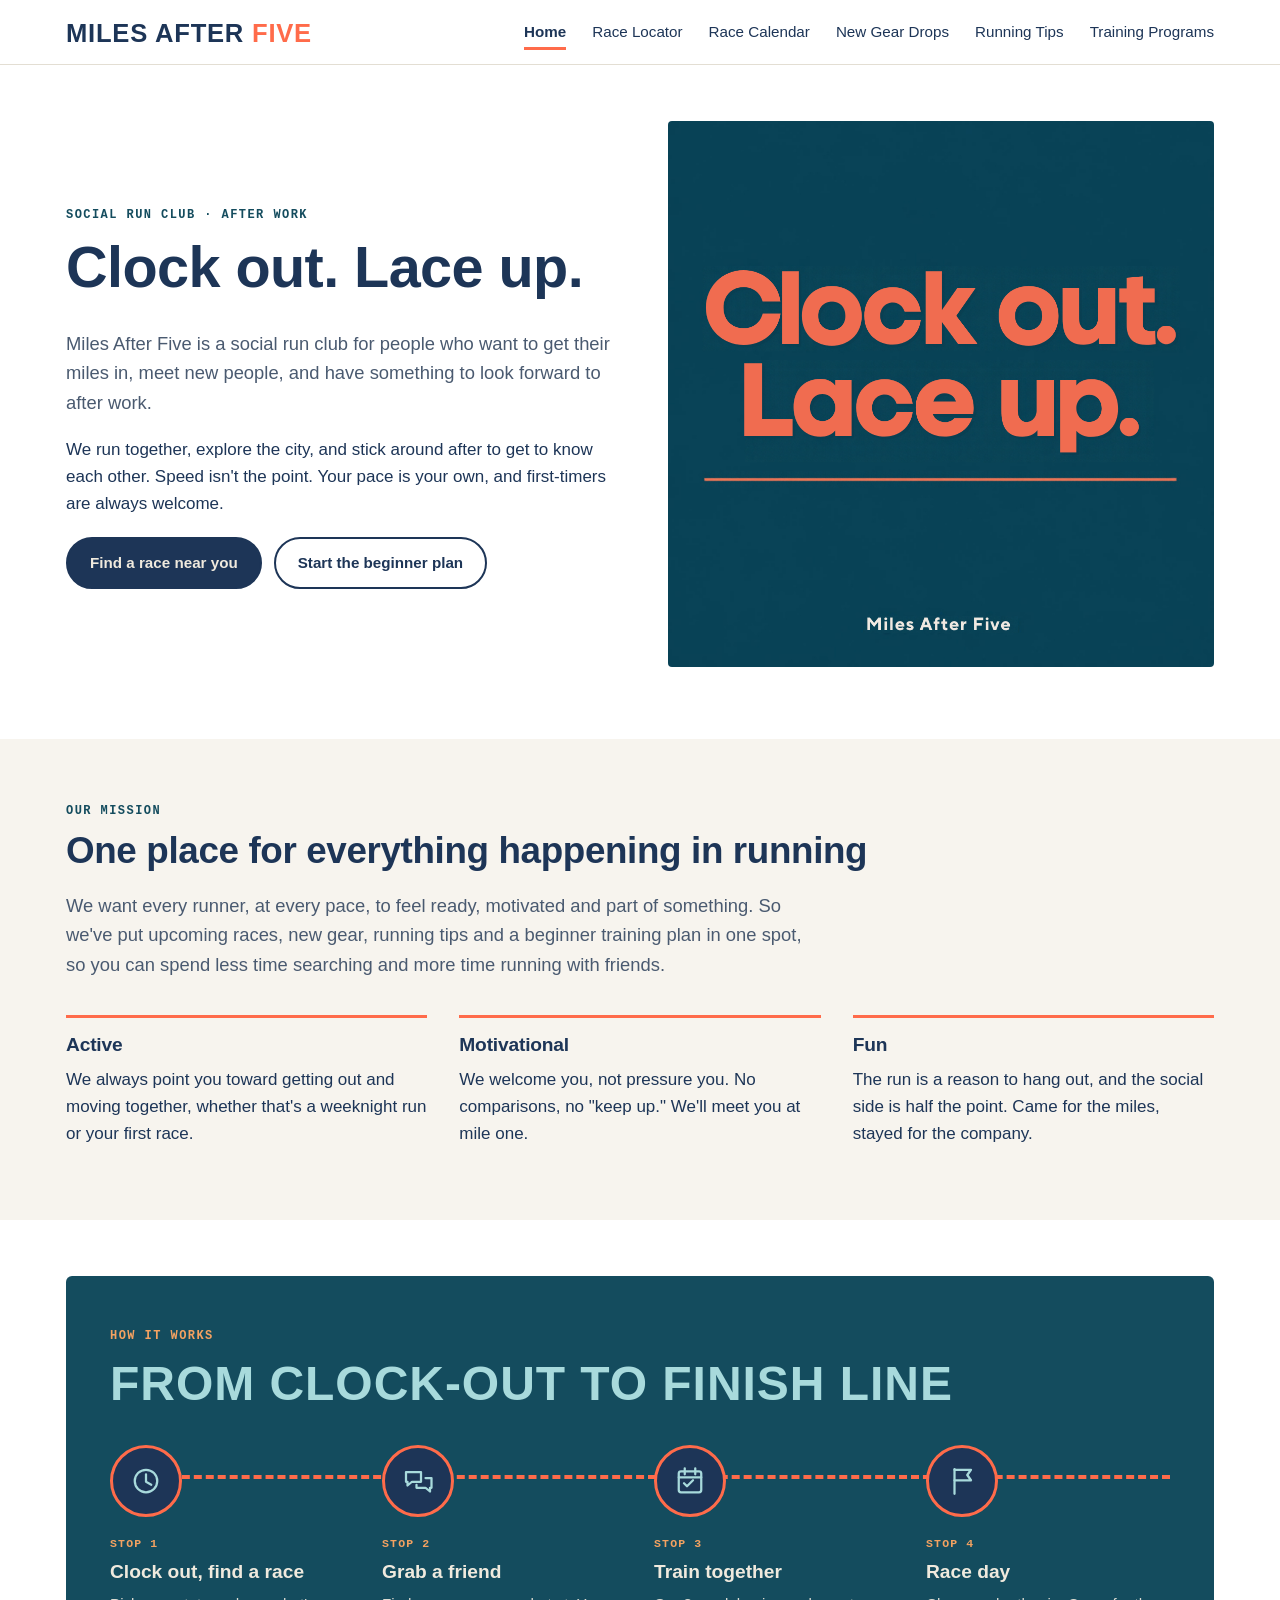
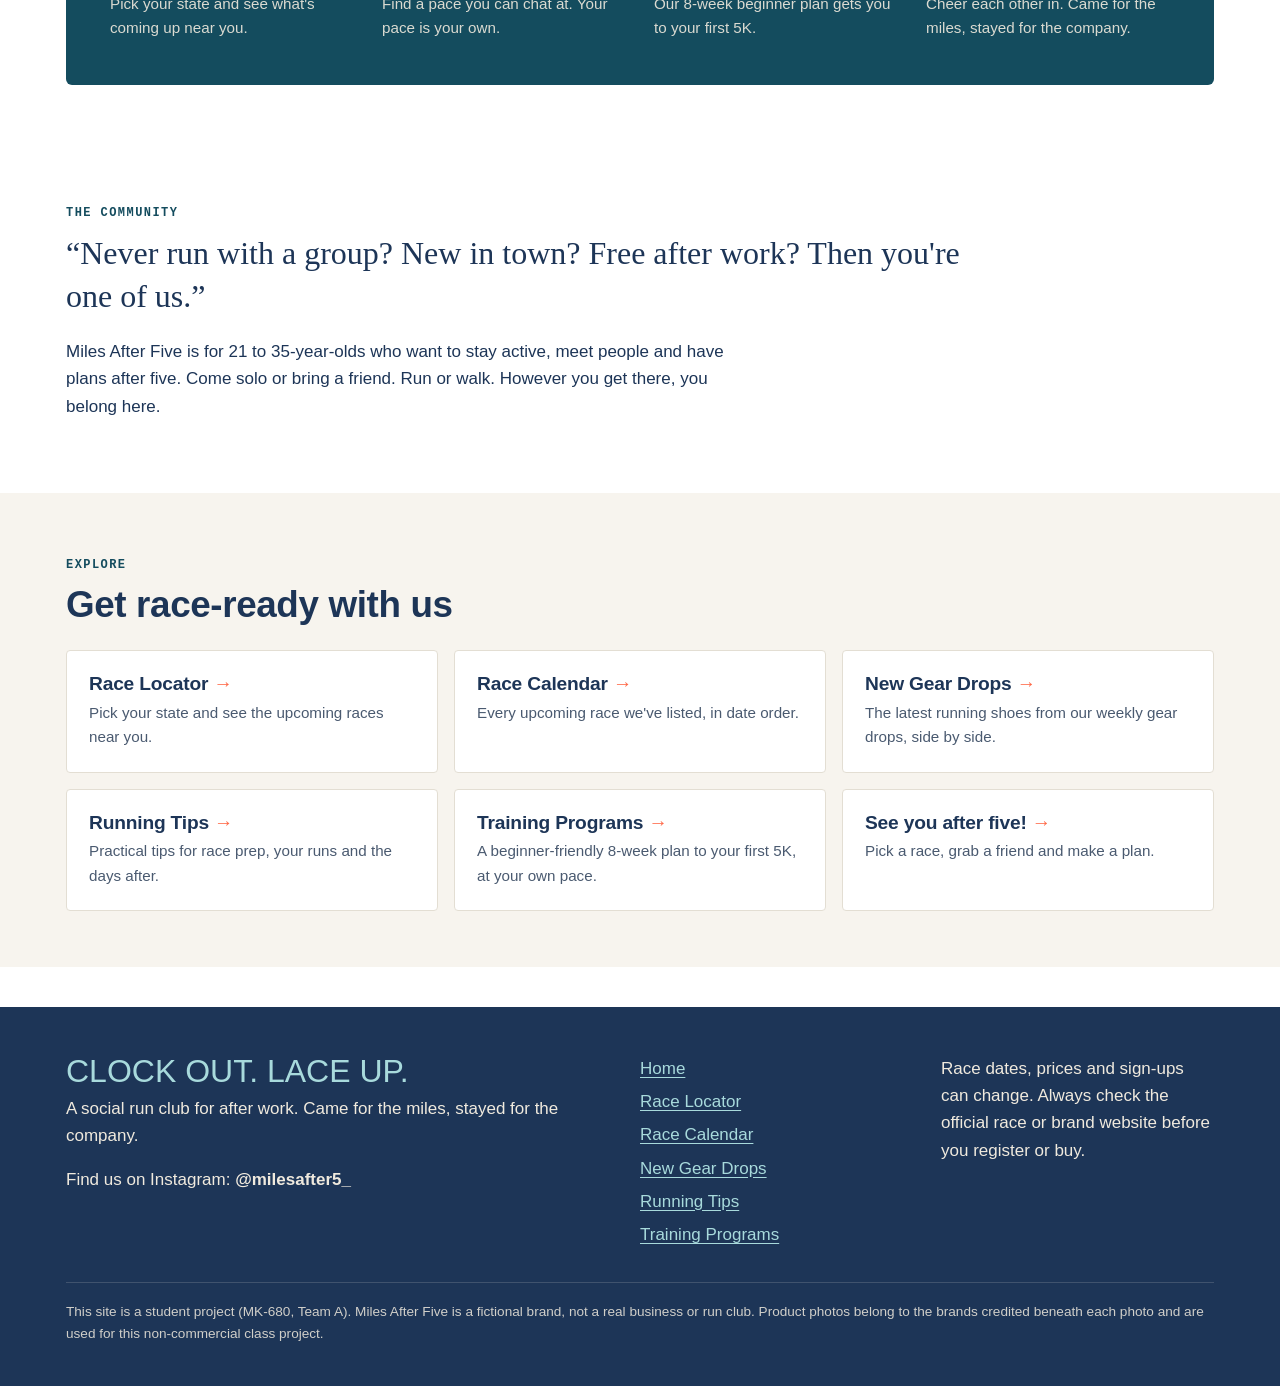
<file: index.html>
<!DOCTYPE html>
<html lang="en">
<head>
  <meta charset="utf-8">
  <meta name="viewport" content="width=device-width, initial-scale=1">
  <title>Miles After Five | Clock out. Lace up.</title>
  <meta name="description" content="Miles After Five is a social run club for after work: upcoming races, new gear, running tips and a beginner training plan in one place.">
  <link rel="stylesheet" href="css/styles.css">
</head>
<body data-page="home">
  <div id="site-header"></div>

  <main id="main">
    <!-- Hero: brand story and main image -->
    <section class="container hero">
      <div>
        <p class="eyebrow">Social run club · After work</p>
        <h1>Clock out. Lace up.</h1>
        <p class="lead">Miles After Five is a social run club for people who want to get their miles in, meet new people, and have something to look forward to after work.</p>
        <p>We run together, explore the city, and stick around after to get to know each other. Speed isn't the point. Your pace is your own, and first-timers are always welcome.</p>
        <div class="hero-actions">
          <a class="btn" href="locator.html">Find a race near you</a>
          <a class="btn btn--ghost" href="training.html">Start the beginner plan</a>
        </div>
      </div>
      <div class="hero-media">
        <img src="images/home-clock-out-lace-up.png" width="1080" height="1080"
             alt="Miles After Five post graphic: the words 'Clock out. Lace up.' in coral on an Evening Teal background, with 'Miles After Five' in small type underneath.">
      </div>
    </section>

    <!-- Mission -->
    <section class="section section--tint">
      <div class="container">
        <p class="eyebrow">Our mission</p>
        <h2>One place for everything happening in running</h2>
        <p class="lead">We want every runner, at every pace, to feel ready, motivated and part of something. So we've put upcoming races, new gear, running tips and a beginner training plan in one spot, so you can spend less time searching and more time running with friends.</p>

        <div class="values" style="margin-top:36px">
          <div class="value">
            <h3>Active</h3>
            <p>We always point you toward getting out and moving together, whether that's a weeknight run or your first race.</p>
          </div>
          <div class="value">
            <h3>Motivational</h3>
            <p>We welcome you, not pressure you. No comparisons, no "keep up." We'll meet you at mile one.</p>
          </div>
          <div class="value">
            <h3>Fun</h3>
            <p>The run is a reason to hang out, and the social side is half the point. Came for the miles, stayed for the company.</p>
          </div>
        </div>
      </div>
    </section>

    <!-- Route graphic: four stops from clocking out to race day.
         The dashed route is drawn in CSS and the icons are inline SVG (no image files). Each stop
         links to the page that helps with that step. -->
    <section class="section">
      <div class="container">
        <div class="route">
          <div class="route-head">
            <p class="eyebrow">How it works</p>
            <h2>From clock-out to finish line</h2>
          </div>
          <ol class="route-stops">
            <li>
              <a href="locator.html">
                <span class="stop-icon" aria-hidden="true">
                  <svg viewBox="0 0 48 48"><circle cx="24" cy="24" r="15"/><path d="M24 15v10l7 4"/></svg>
                </span>
                <span class="stop-num">Stop 1</span>
                <strong>Clock out, find a race</strong>
                <span>Pick your state and see what's coming up near you.</span>
              </a>
            </li>
            <li>
              <a href="tips.html">
                <span class="stop-icon" aria-hidden="true">
                  <svg viewBox="0 0 48 48"><path d="M8 12h20v13H16l-6 5v-5H8z"/><path d="M22 29v4h12l6 5v-5h2V20h-8"/></svg>
                </span>
                <span class="stop-num">Stop 2</span>
                <strong>Grab a friend</strong>
                <span>Find a pace you can chat at. Your pace is your own.</span>
              </a>
            </li>
            <li>
              <a href="training.html">
                <span class="stop-icon" aria-hidden="true">
                  <svg viewBox="0 0 48 48"><rect x="9" y="11" width="30" height="28" rx="3"/><path d="M9 19h30M17 7v8M31 7v8M16 27l4 4 8-8"/></svg>
                </span>
                <span class="stop-num">Stop 3</span>
                <strong>Train together</strong>
                <span>Our 8-week beginner plan gets you to your first 5K.</span>
              </a>
            </li>
            <li>
              <a href="calendar.html">
                <span class="stop-icon" aria-hidden="true">
                  <svg viewBox="0 0 48 48"><path d="M14 41V8"/><path d="M14 9h22l-5 7 5 7H14"/></svg>
                </span>
                <span class="stop-num">Stop 4</span>
                <strong>Race day</strong>
                <span>Cheer each other in. Came for the miles, stayed for the company.</span>
              </a>
            </li>
          </ol>
        </div>
      </div>
    </section>

    <!-- Community -->
    <section class="section">
      <div class="container">
        <p class="eyebrow">The community</p>
        <blockquote class="quote">“Never run with a group? New in town? Free after work? Then you're one of us.”</blockquote>
        <p style="margin-top:20px; max-width:40em">Miles After Five is for 21 to 35-year-olds who want to stay active, meet people and have plans after five. Come solo or bring a friend. Run or walk. However you get there, you belong here.</p>
      </div>
    </section>

    <!-- Entry points to every other page -->
    <section class="section section--tint">
      <div class="container">
        <p class="eyebrow">Explore</p>
        <h2>Get race-ready with us</h2>
        <div class="tiles" style="margin-top:24px">
          <a class="tile" href="locator.html">
            <h3>Race Locator <span class="arrow">→</span></h3>
            <p>Pick your state and see the upcoming races near you.</p>
          </a>
          <a class="tile" href="calendar.html">
            <h3>Race Calendar <span class="arrow">→</span></h3>
            <p>Every upcoming race we've listed, in date order.</p>
          </a>
          <a class="tile" href="gear.html">
            <h3>New Gear Drops <span class="arrow">→</span></h3>
            <p>The latest running shoes from our weekly gear drops, side by side.</p>
          </a>
          <a class="tile" href="tips.html">
            <h3>Running Tips <span class="arrow">→</span></h3>
            <p>Practical tips for race prep, your runs and the days after.</p>
          </a>
          <a class="tile" href="training.html">
            <h3>Training Programs <span class="arrow">→</span></h3>
            <p>A beginner-friendly 8-week plan to your first 5K, at your own pace.</p>
          </a>
          <a class="tile" href="calendar.html">
            <h3>See you after five! <span class="arrow">→</span></h3>
            <p>Pick a race, grab a friend and make a plan.</p>
          </a>
        </div>
      </div>
    </section>
  </main>

  <div id="site-footer"></div>
  <script src="js/main.js"></script>
</body>
</html>
</file>
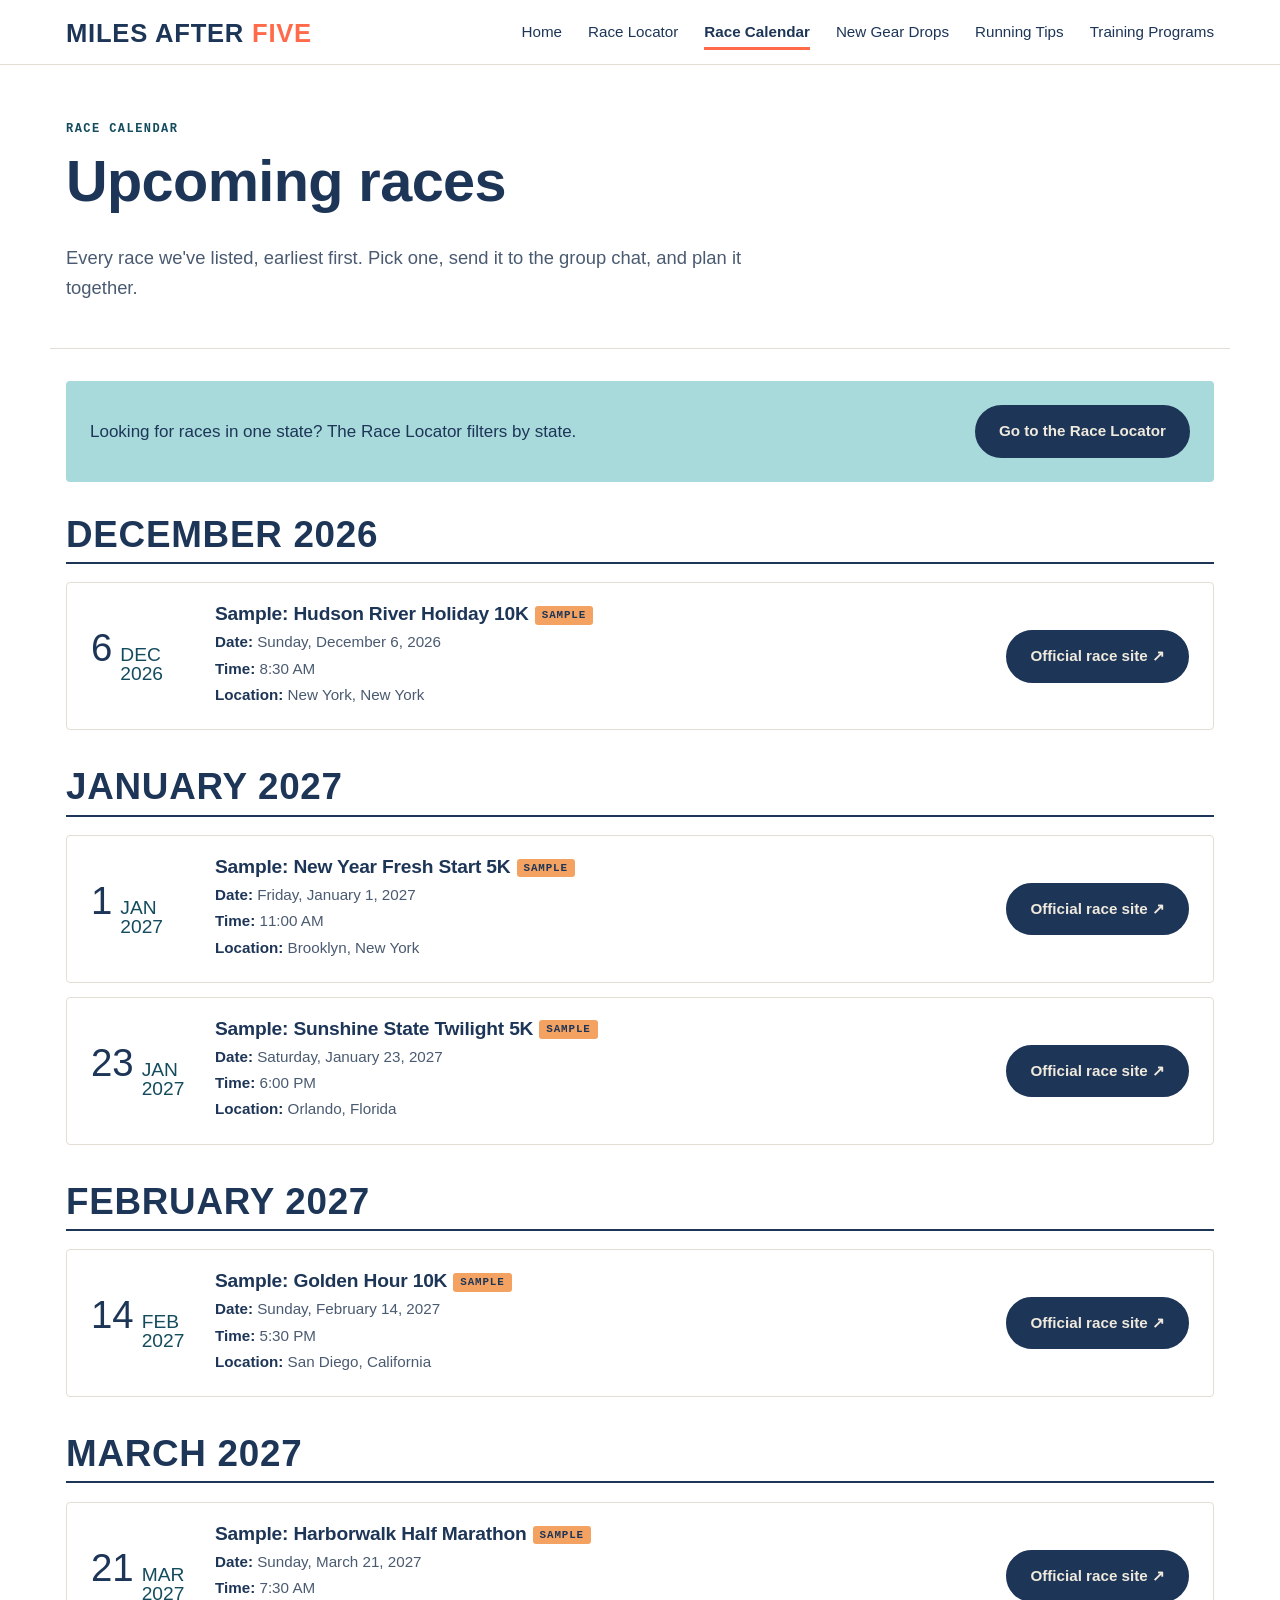
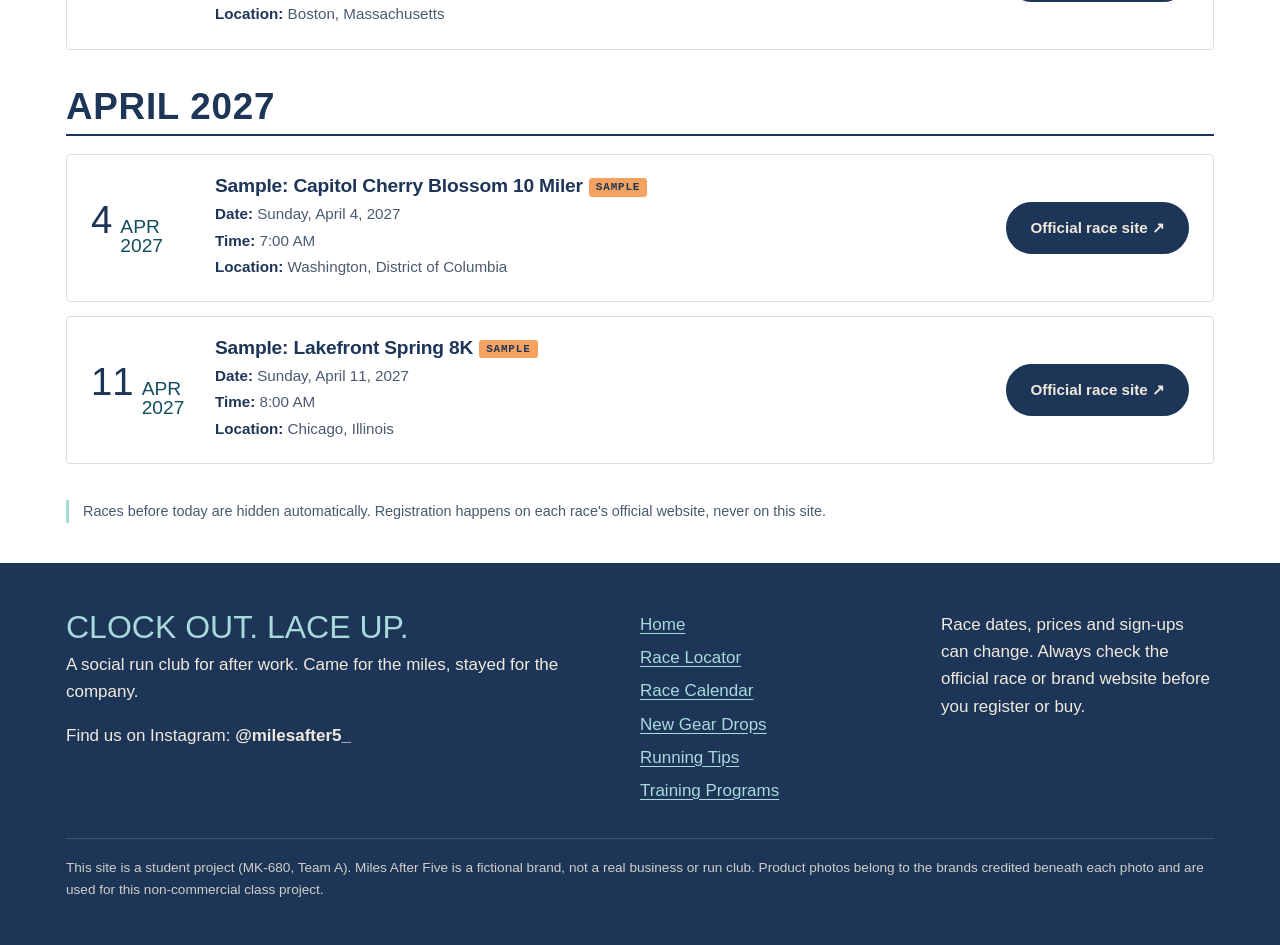
<file: calendar.html>
<!DOCTYPE html>
<html lang="en">
<head>
  <meta charset="utf-8">
  <meta name="viewport" content="width=device-width, initial-scale=1">
  <title>Race Calendar | Miles After Five</title>
  <meta name="description" content="Every upcoming race Miles After Five has listed, in date order.">
  <link rel="stylesheet" href="css/styles.css">
</head>
<body data-page="calendar">
  <div id="site-header"></div>

  <main id="main">
    <div class="container page-head">
      <p class="eyebrow">Race Calendar</p>
      <h1>Upcoming races</h1>
      <p class="lead">Every race we've listed, earliest first. Pick one, send it to the group chat, and plan it together.</p>
    </div>

    <div class="container">
      <div class="callout">
        <p>Looking for races in one state? The Race Locator filters by state.</p>
        <a class="btn" href="locator.html">Go to the Race Locator</a>
      </div>

      <!-- js/locator.js builds the calendar here from data/races.js -->
      <div id="calendar"></div>

      <p class="note">Races before today are hidden automatically. Registration happens on each race's official website, never on this site.</p>
    </div>
  </main>

  <div id="site-footer"></div>
  <script src="js/main.js"></script>
  <script src="data/races.js"></script>
  <script src="js/locator.js"></script>
</body>
</html>
</file>
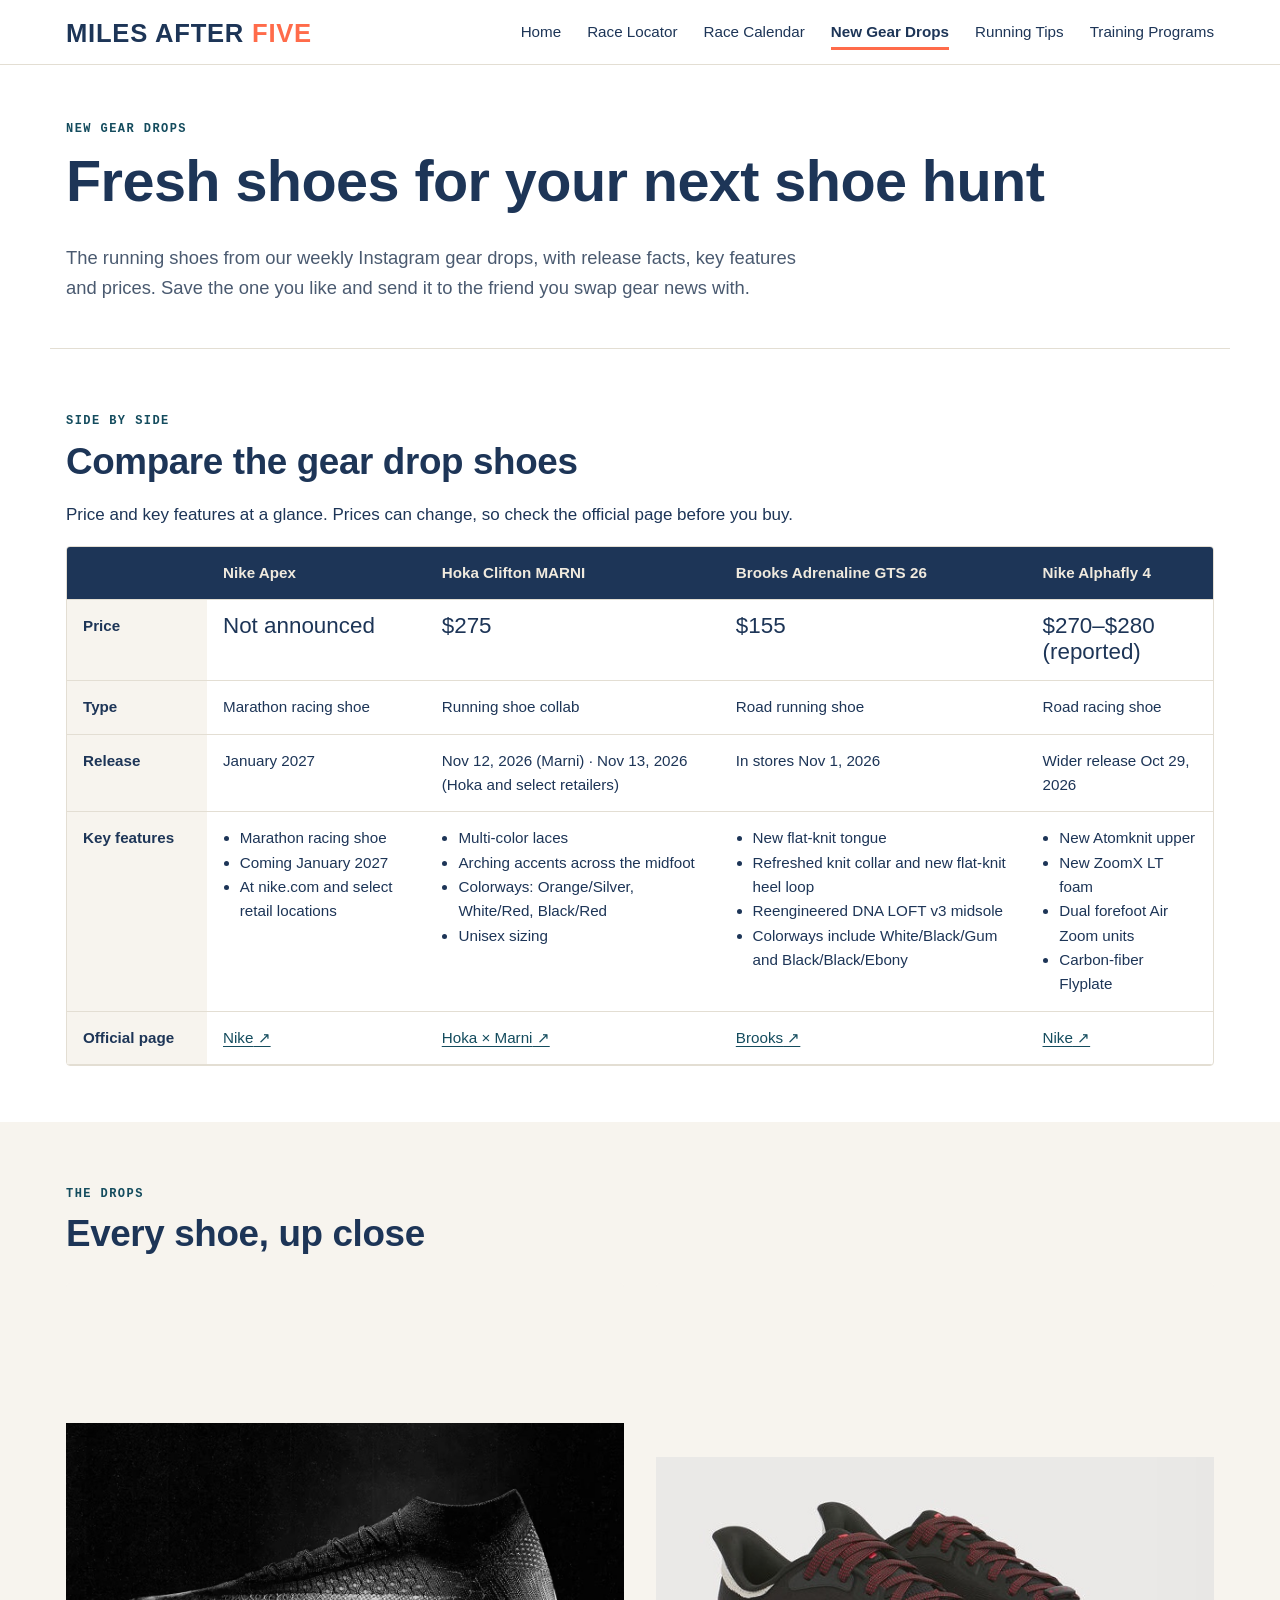
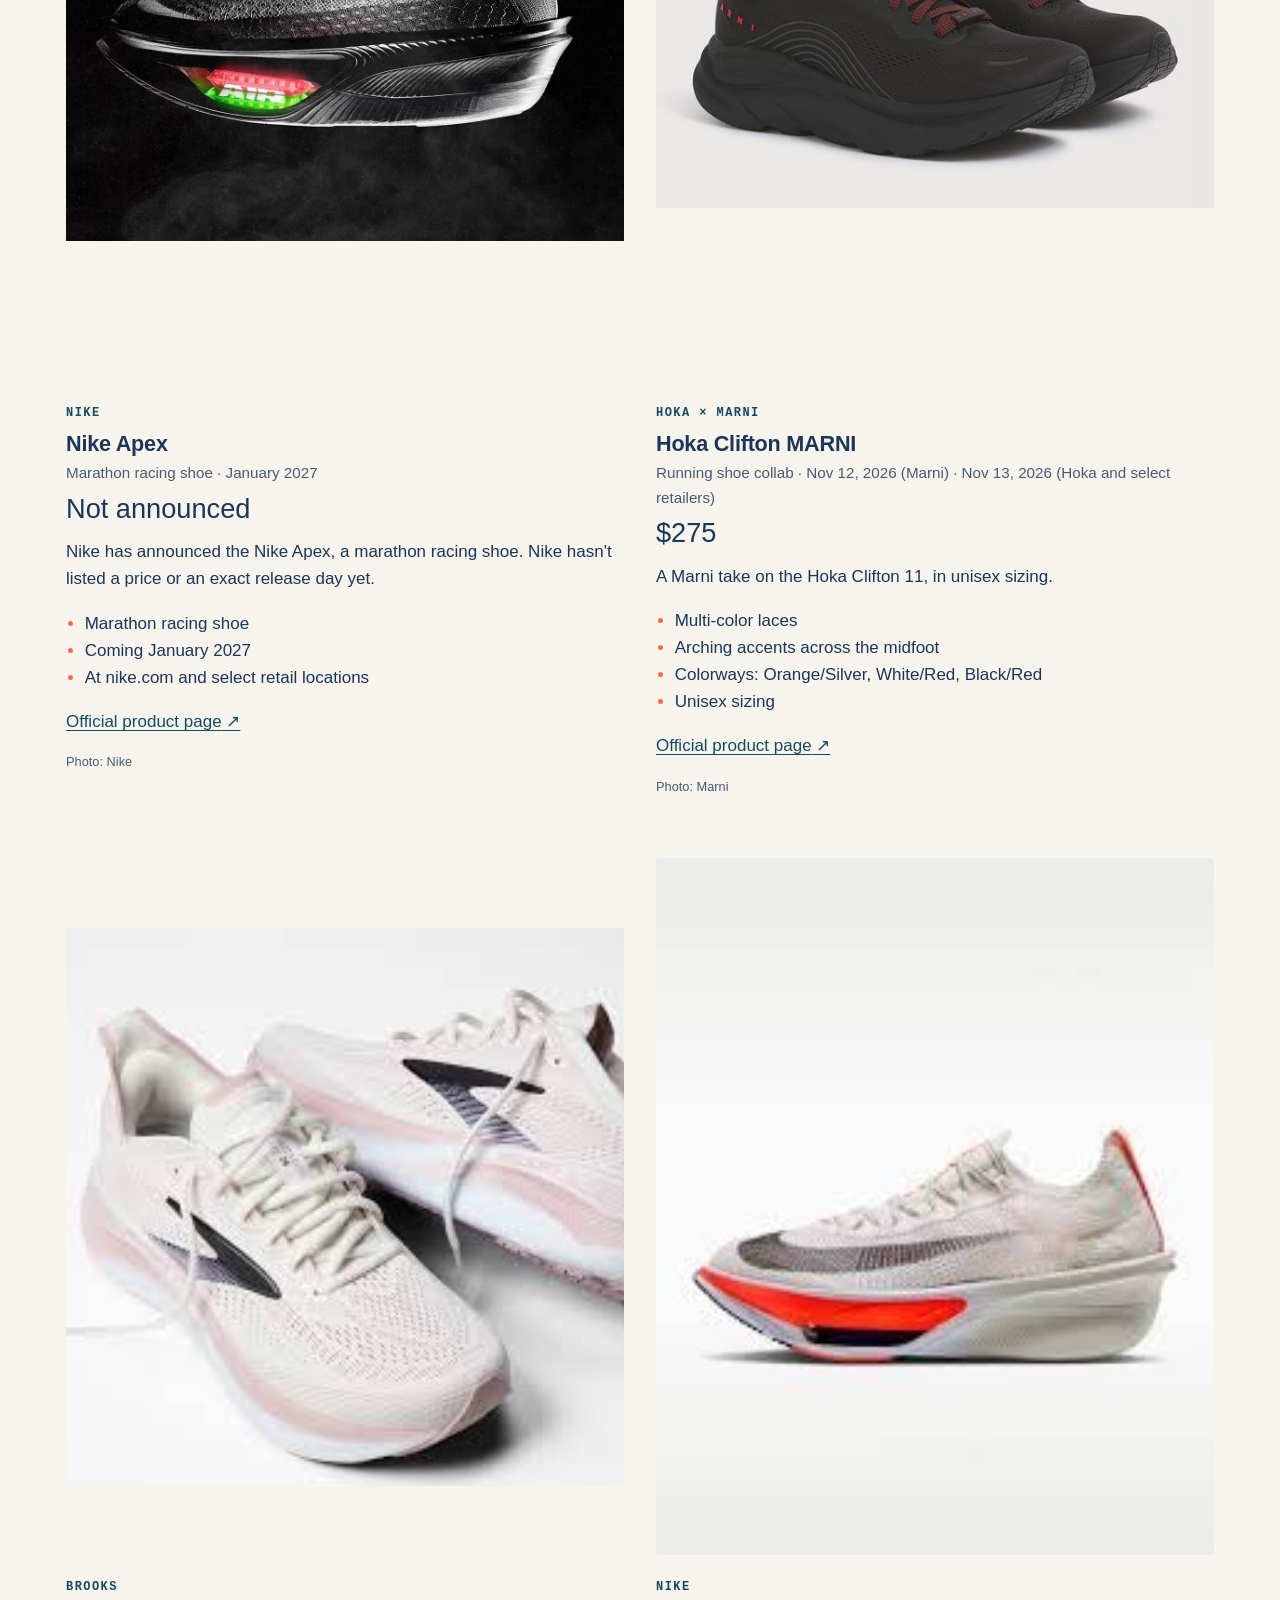
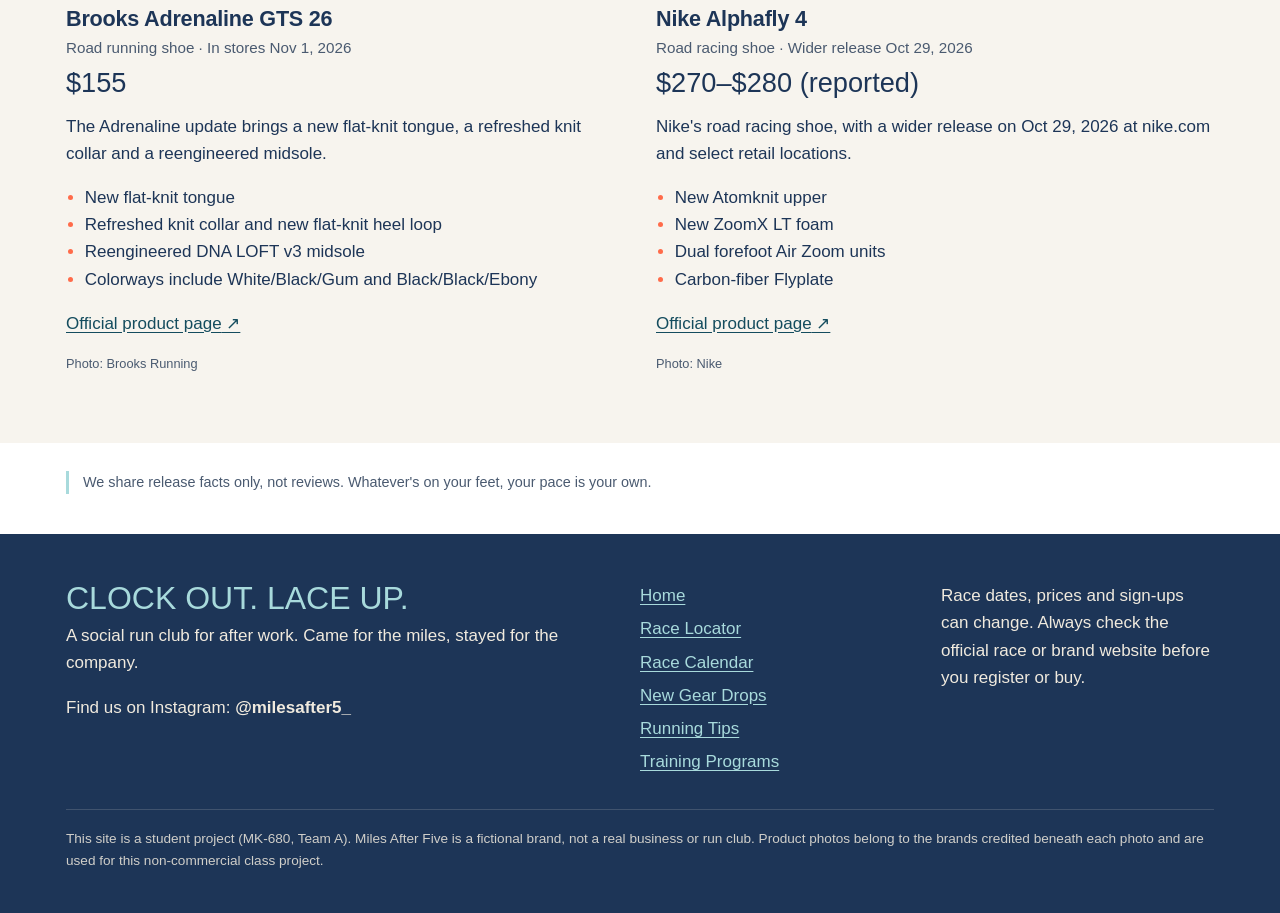
<file: gear.html>
<!DOCTYPE html>
<html lang="en">
<head>
  <meta charset="utf-8">
  <meta name="viewport" content="width=device-width, initial-scale=1">
  <title>New Gear Drops | Miles After Five</title>
  <meta name="description" content="New running shoes from the Miles After Five weekly gear drops, with a side-by-side comparison.">
  <link rel="stylesheet" href="css/styles.css">
</head>
<body data-page="gear">
  <div id="site-header"></div>

  <main id="main">
    <div class="container page-head">
      <p class="eyebrow">New Gear Drops</p>
      <h1>Fresh shoes for your next shoe hunt</h1>
      <p class="lead">The running shoes from our weekly Instagram gear drops, with release facts, key features and prices. Save the one you like and send it to the friend you swap gear news with.</p>
    </div>

    <!-- Side-by-side comparison, built by js/gear.js from data/gear.js -->
    <section class="section">
      <div class="container">
        <p class="eyebrow">Side by side</p>
        <h2>Compare the gear drop shoes</h2>
        <p>Price and key features at a glance. Prices can change, so check the official page before you buy.</p>
        <div class="compare-wrap" tabindex="0" role="region" aria-label="Shoe comparison table, scrolls sideways">
          <table class="compare" id="compare-table"></table>
        </div>
        <p class="scroll-hint">Swipe the table sideways to see every shoe →</p>
      </div>
    </section>

    <!-- Product cards, built by js/gear.js from data/gear.js -->
    <section class="section section--tint">
      <div class="container">
        <p class="eyebrow">The drops</p>
        <h2>Every shoe, up close</h2>
        <div class="gear-grid" id="gear-grid" style="margin-top:28px"></div>
      </div>
    </section>

    <div class="container" style="margin-top:28px">
      <p class="note">We share release facts only, not reviews. Whatever's on your feet, your pace is your own.</p>
    </div>
  </main>

  <div id="site-footer"></div>
  <script src="js/main.js"></script>
  <script src="data/gear.js"></script>
  <script src="js/gear.js"></script>
</body>
</html>
</file>
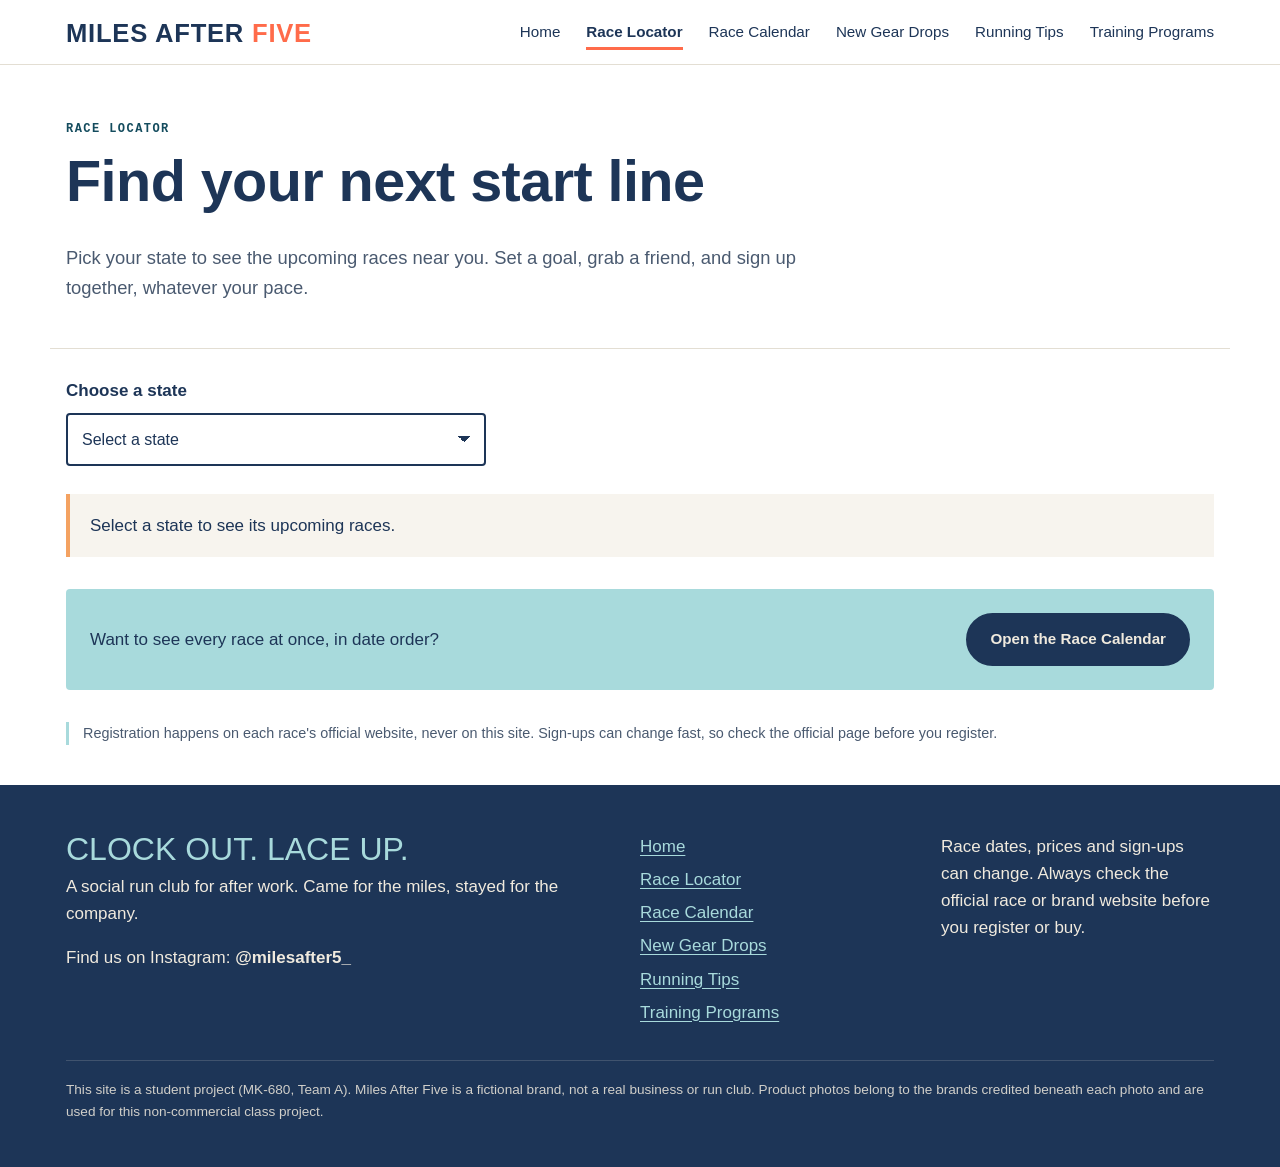
<file: locator.html>
<!DOCTYPE html>
<html lang="en">
<head>
  <meta charset="utf-8">
  <meta name="viewport" content="width=device-width, initial-scale=1">
  <title>Race Locator | Miles After Five</title>
  <meta name="description" content="Pick a state and find upcoming races near you.">
  <link rel="stylesheet" href="css/styles.css">
</head>
<body data-page="locator">
  <div id="site-header"></div>

  <main id="main">
    <div class="container page-head">
      <p class="eyebrow">Race Locator</p>
      <h1>Find your next start line</h1>
      <p class="lead">Pick your state to see the upcoming races near you. Set a goal, grab a friend, and sign up together, whatever your pace.</p>
    </div>

    <div class="container">
      <div class="locator-controls">
        <label for="state-select">Choose a state</label>
        <select id="state-select" name="state">
          <option value="">Select a state</option>
          <!-- js/locator.js adds every state and DC here -->
        </select>
      </div>

      <!-- Results appear here when a state is chosen -->
      <div id="locator-results" aria-live="polite"></div>

      <div class="callout">
        <p>Want to see every race at once, in date order?</p>
        <a class="btn" href="calendar.html">Open the Race Calendar</a>
      </div>

      <p class="note">Registration happens on each race's official website, never on this site. Sign-ups can change fast, so check the official page before you register.</p>
    </div>
  </main>

  <div id="site-footer"></div>
  <script src="js/main.js"></script>
  <script src="data/races.js"></script>
  <script src="js/locator.js"></script>
</body>
</html>
</file>
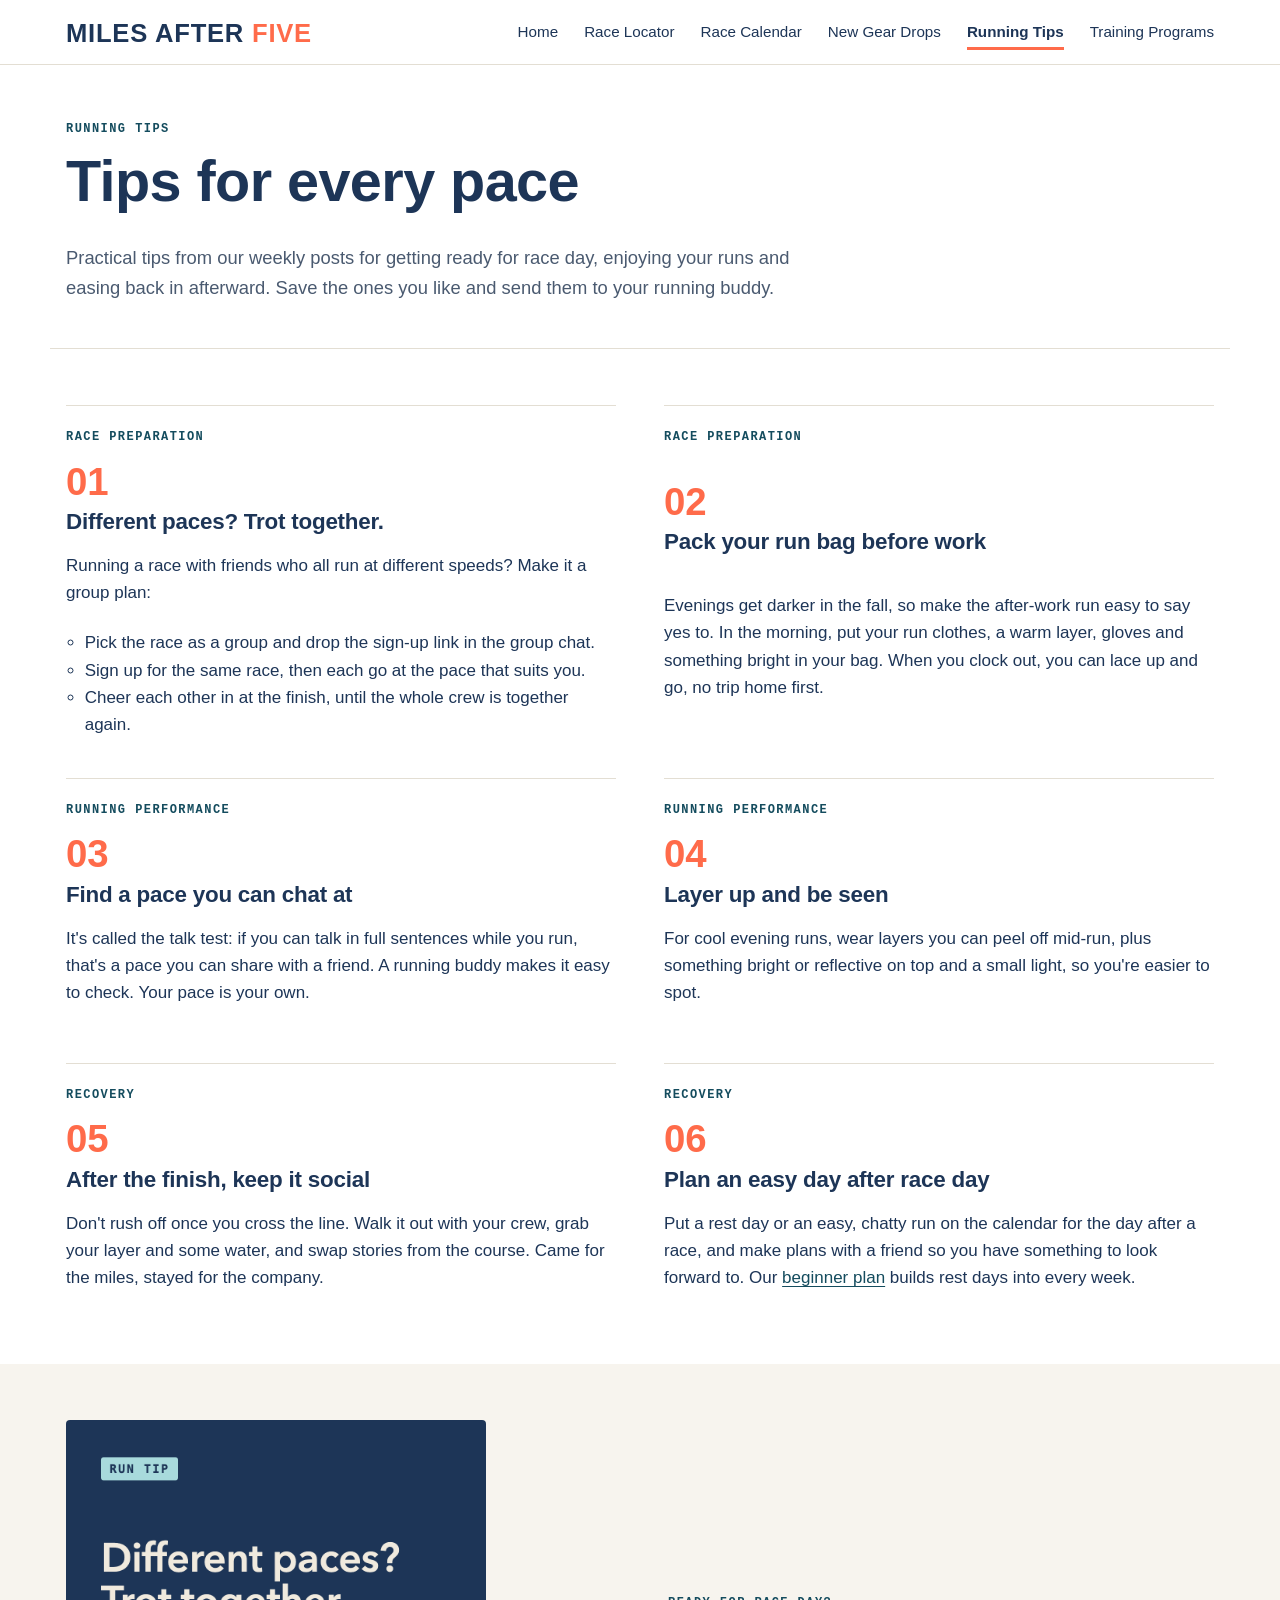
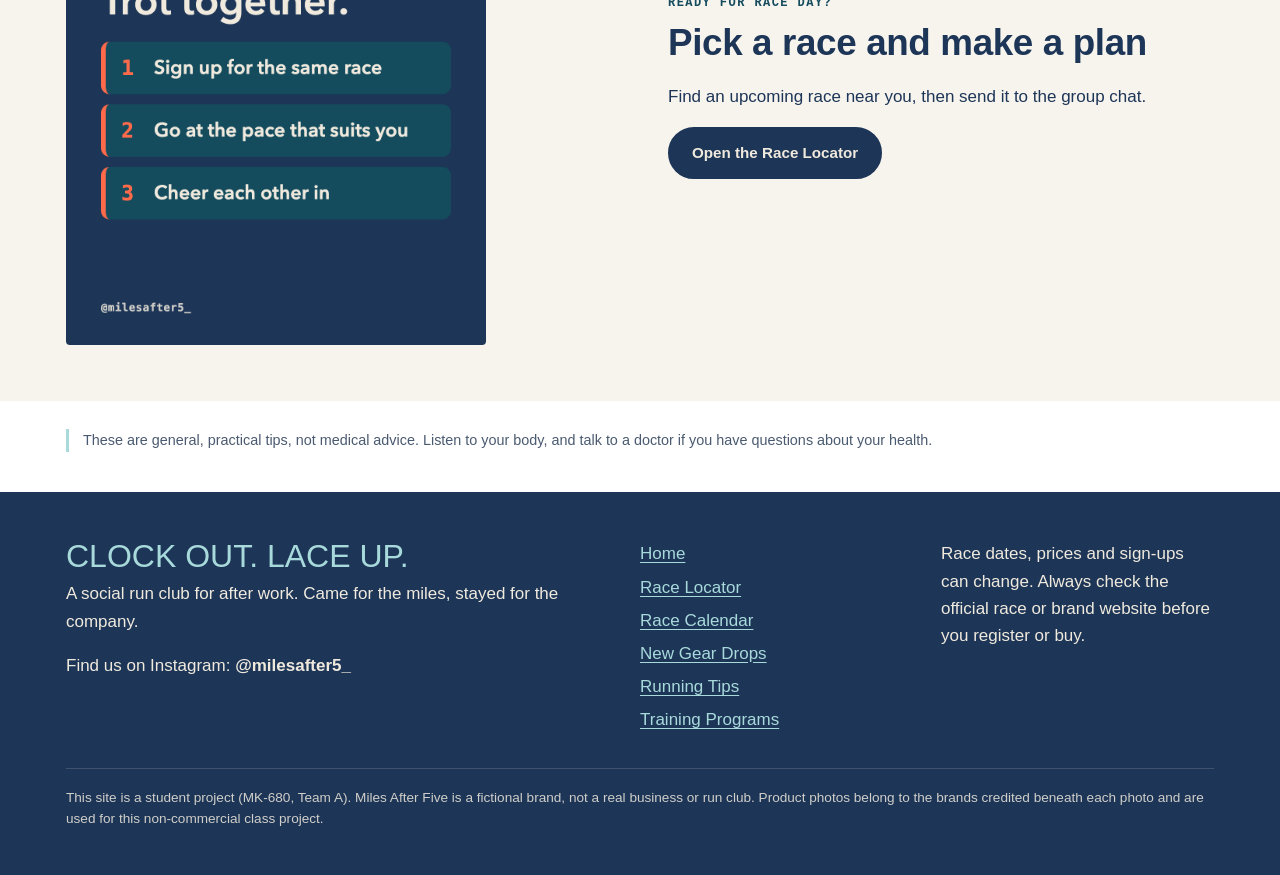
<file: tips.html>
<!DOCTYPE html>
<html lang="en">
<head>
  <meta charset="utf-8">
  <meta name="viewport" content="width=device-width, initial-scale=1">
  <title>Running Tips | Miles After Five</title>
  <meta name="description" content="Practical running tips for race prep, your after-work runs and the days after a race.">
  <link rel="stylesheet" href="css/styles.css">
</head>
<body data-page="tips">
  <div id="site-header"></div>

  <main id="main">
    <div class="container page-head">
      <p class="eyebrow">Running Tips</p>
      <h1>Tips for every pace</h1>
      <p class="lead">Practical tips from our weekly posts for getting ready for race day, enjoying your runs and easing back in afterward. Save the ones you like and send them to your running buddy.</p>
    </div>

    <section class="section">
      <div class="container">
        <!-- To add a tip, copy one <li class="tip"> block. Numbers update on their own. -->
        <ol class="tip-list">
          <li class="tip">
            <p class="eyebrow">Race preparation</p>
            <h2>Different paces? Trot together.</h2>
            <p>Running a race with friends who all run at different speeds? Make it a group plan:</p>
            <ul>
              <li>Pick the race as a group and drop the sign-up link in the group chat.</li>
              <li>Sign up for the same race, then each go at the pace that suits you.</li>
              <li>Cheer each other in at the finish, until the whole crew is together again.</li>
            </ul>
          </li>

          <li class="tip">
            <p class="eyebrow">Race preparation</p>
            <h2>Pack your run bag before work</h2>
            <p>Evenings get darker in the fall, so make the after-work run easy to say yes to. In the morning, put your run clothes, a warm layer, gloves and something bright in your bag. When you clock out, you can lace up and go, no trip home first.</p>
          </li>

          <li class="tip">
            <p class="eyebrow">Running performance</p>
            <h2>Find a pace you can chat at</h2>
            <p>It's called the talk test: if you can talk in full sentences while you run, that's a pace you can share with a friend. A running buddy makes it easy to check. Your pace is your own.</p>
          </li>

          <li class="tip">
            <p class="eyebrow">Running performance</p>
            <h2>Layer up and be seen</h2>
            <p>For cool evening runs, wear layers you can peel off mid-run, plus something bright or reflective on top and a small light, so you're easier to spot.</p>
          </li>

          <li class="tip">
            <p class="eyebrow">Recovery</p>
            <h2>After the finish, keep it social</h2>
            <p>Don't rush off once you cross the line. Walk it out with your crew, grab your layer and some water, and swap stories from the course. Came for the miles, stayed for the company.</p>
          </li>

          <li class="tip">
            <p class="eyebrow">Recovery</p>
            <h2>Plan an easy day after race day</h2>
            <p>Put a rest day or an easy, chatty run on the calendar for the day after a race, and make plans with a friend so you have something to look forward to. Our <a href="training.html">beginner plan</a> builds rest days into every week.</p>
          </li>
        </ol>
      </div>
    </section>

    <section class="section section--tint">
      <div class="container split">
        <img src="images/posts/tip-trot-together.png" width="1080" height="1350"
             alt="Miles After Five run tip graphic: 'Different paces? Trot together.' with three steps: sign up for the same race, go at the pace that suits you, cheer each other in.">
        <div>
          <p class="eyebrow">Ready for race day?</p>
          <h2>Pick a race and make a plan</h2>
          <p>Find an upcoming race near you, then send it to the group chat.</p>
          <a class="btn" href="locator.html">Open the Race Locator</a>
        </div>
      </div>
    </section>

    <div class="container" style="margin-top:28px">
      <p class="note">These are general, practical tips, not medical advice. Listen to your body, and talk to a doctor if you have questions about your health.</p>
    </div>
  </main>

  <div id="site-footer"></div>
  <script src="js/main.js"></script>
</body>
</html>
</file>
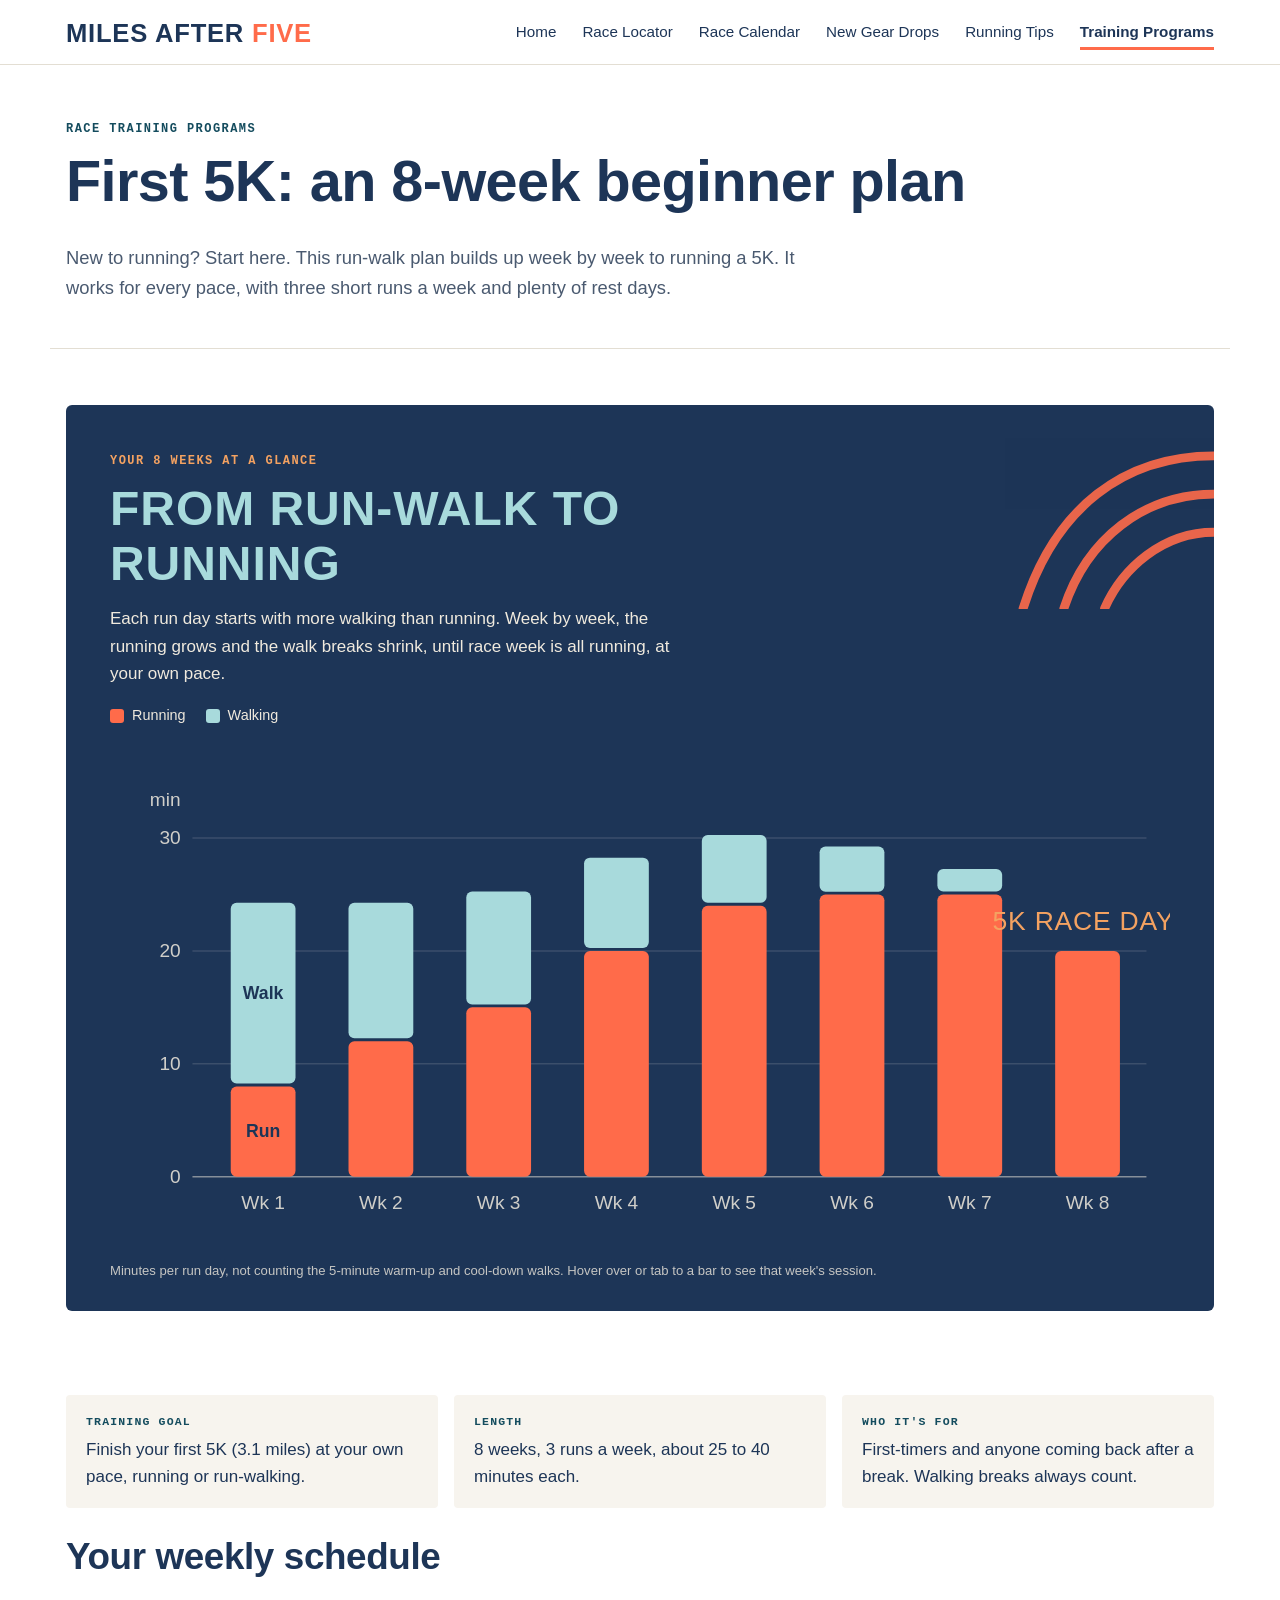
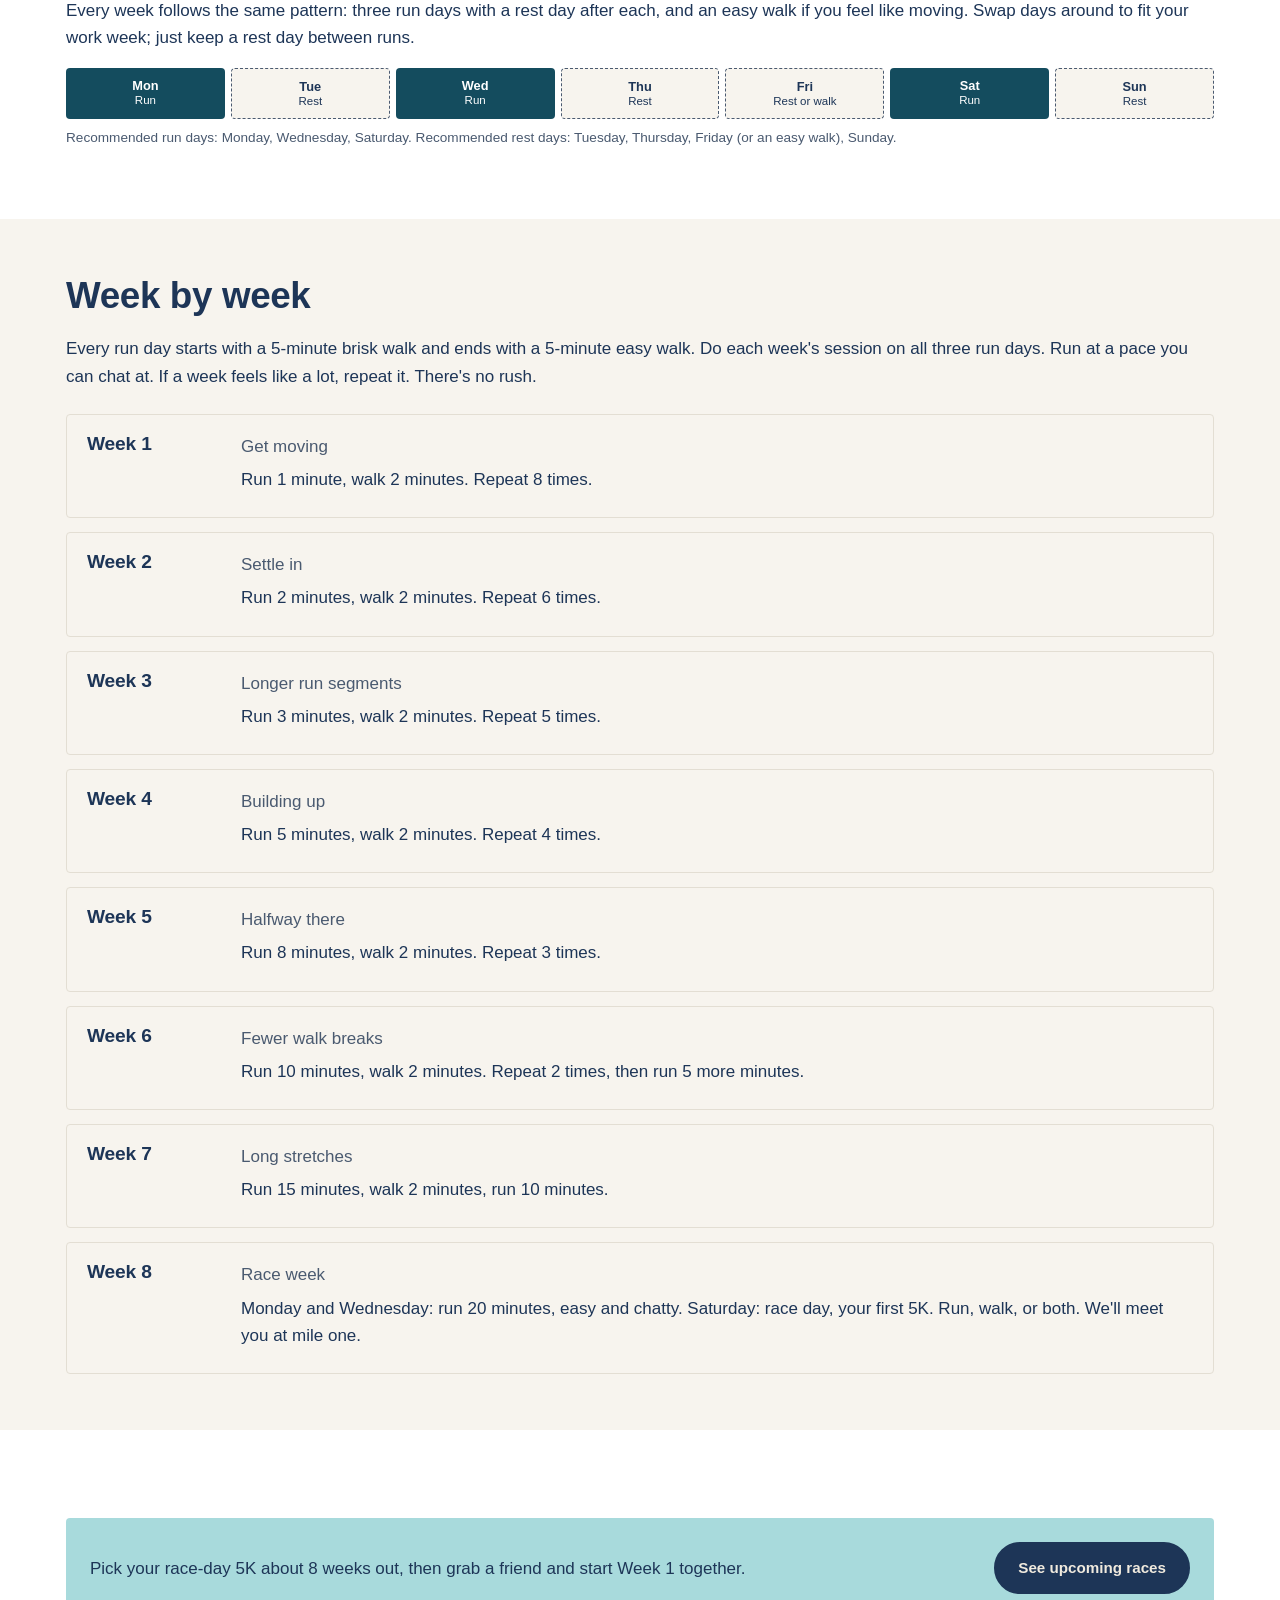
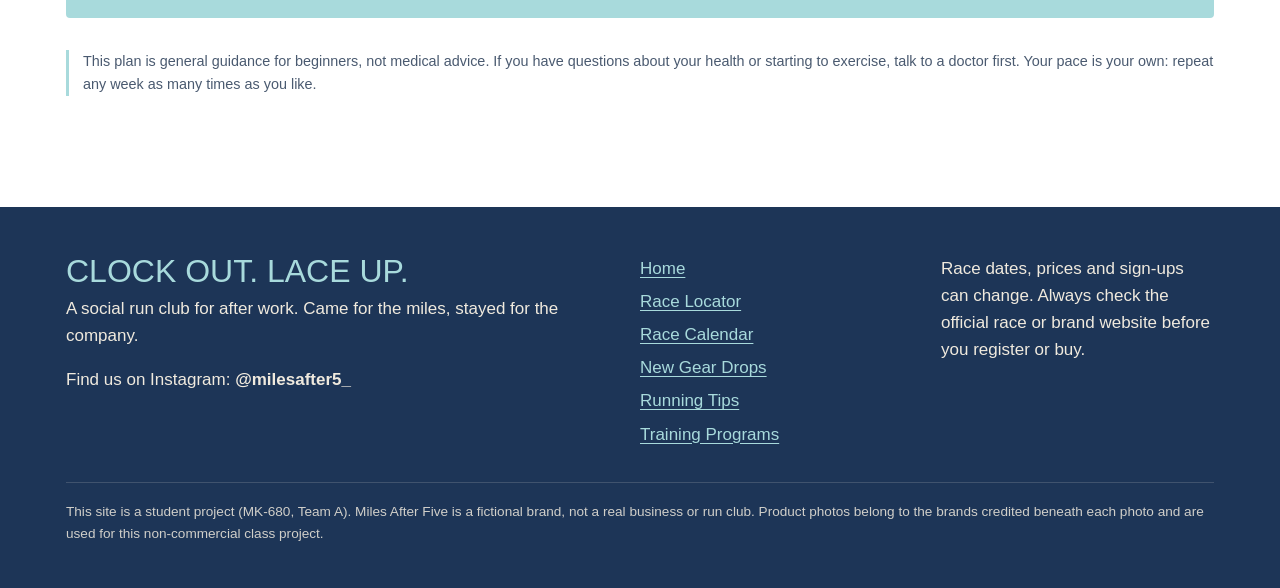
<file: training.html>
<!DOCTYPE html>
<html lang="en">
<head>
  <meta charset="utf-8">
  <meta name="viewport" content="width=device-width, initial-scale=1">
  <title>Race Training Programs | Miles After Five</title>
  <meta name="description" content="A beginner-friendly 8-week run-walk plan to your first 5K, with run days and rest days.">
  <link rel="stylesheet" href="css/styles.css">
</head>
<body data-page="training">
  <div id="site-header"></div>

  <main id="main">
    <div class="container page-head">
      <p class="eyebrow">Race Training Programs</p>
      <h1>First 5K: an 8-week beginner plan</h1>
      <p class="lead">New to running? Start here. This run-walk plan builds up week by week to running a 5K. It works for every pace, with three short runs a week and plenty of rest days.</p>
    </div>

    <!-- Plan graphic: minutes of running vs walking on each run day.
         Drawn as inline SVG (no image file). If the weekly sessions below
         change, update the bar heights here too. -->
    <section class="section section--plan">
      <div class="container">
        <figure class="plan-visual">
          <svg class="plan-lanes" viewBox="0 0 220 160" aria-hidden="true" focusable="false">
            <path d="M220 40 C150 40 95 80 70 160" />
            <path d="M220 70 C165 70 120 105 102 160" />
            <path d="M220 100 C180 100 148 128 134 160" />
          </svg>
          <div class="plan-visual-head">
            <p class="eyebrow">Your 8 weeks at a glance</p>
            <h2>From run-walk to running</h2>
            <p>Each run day starts with more walking than running. Week by week, the running grows and the walk breaks shrink, until race week is all running, at your own pace.</p>
            <ul class="plan-legend" aria-label="Legend">
              <li><span class="swatch swatch--run"></span>Running</li>
              <li><span class="swatch swatch--walk"></span>Walking</li>
            </ul>
          </div>
          <div class="plan-chart-wrap">
          <svg class="plan-chart" viewBox="0 0 720 350" role="img" aria-labelledby="pc-title pc-desc" xmlns="http://www.w3.org/2000/svg">
          <title id="pc-title">Run and walk minutes per run day, weeks 1 to 8</title>
          <desc id="pc-desc">Week 1: 8 minutes running, 16 walking. Running grows each week while walking shrinks: week 4 is 20 running and 8 walking, week 7 is 25 running and 2 walking, and week 8 is 20 minutes of running before race day.</desc>
          <line x1="56" x2="704" y1="300.0" y2="300.0" class="pc-grid pc-base"/>
          <text x="48" y="304.0" class="pc-axis" text-anchor="end">0</text>
          <line x1="56" x2="704" y1="223.3" y2="223.3" class="pc-grid"/>
          <text x="48" y="227.3" class="pc-axis" text-anchor="end">10</text>
          <line x1="56" x2="704" y1="146.7" y2="146.7" class="pc-grid"/>
          <text x="48" y="150.7" class="pc-axis" text-anchor="end">20</text>
          <line x1="56" x2="704" y1="70.0" y2="70.0" class="pc-grid"/>
          <text x="48" y="74.0" class="pc-axis" text-anchor="end">30</text>
          <text x="48" y="48" class="pc-axis" text-anchor="end">min</text>
          <g class="pc-bar" tabindex="0"><title>Week 1: 8 min running, 16 min walking. Run 1 min, walk 2 min, 8 times.</title>
          <rect x="64" y="60" width="80" height="240" fill="transparent"/>
          <rect x="82.0" y="238.7" width="44" height="61.3" rx="4" class="pc-run"/>
          <rect x="82.0" y="114.0" width="44" height="122.7" rx="4" class="pc-walk"/>
          <text x="104.0" y="273.3" class="pc-in" text-anchor="middle">Run</text>
          <text x="104.0" y="179.3" class="pc-in" text-anchor="middle">Walk</text>
          </g>
          <text x="104.0" y="322" class="pc-axis" text-anchor="middle">Wk 1</text>
          <g class="pc-bar" tabindex="0"><title>Week 2: 12 min running, 12 min walking. Run 2 min, walk 2 min, 6 times.</title>
          <rect x="144" y="60" width="80" height="240" fill="transparent"/>
          <rect x="162.0" y="208.0" width="44" height="92.0" rx="4" class="pc-run"/>
          <rect x="162.0" y="114.0" width="44" height="92.0" rx="4" class="pc-walk"/>
          </g>
          <text x="184.0" y="322" class="pc-axis" text-anchor="middle">Wk 2</text>
          <g class="pc-bar" tabindex="0"><title>Week 3: 15 min running, 10 min walking. Run 3 min, walk 2 min, 5 times.</title>
          <rect x="224" y="60" width="80" height="240" fill="transparent"/>
          <rect x="242.0" y="185.0" width="44" height="115.0" rx="4" class="pc-run"/>
          <rect x="242.0" y="106.3" width="44" height="76.7" rx="4" class="pc-walk"/>
          </g>
          <text x="264.0" y="322" class="pc-axis" text-anchor="middle">Wk 3</text>
          <g class="pc-bar" tabindex="0"><title>Week 4: 20 min running, 8 min walking. Run 5 min, walk 2 min, 4 times.</title>
          <rect x="304" y="60" width="80" height="240" fill="transparent"/>
          <rect x="322.0" y="146.7" width="44" height="153.3" rx="4" class="pc-run"/>
          <rect x="322.0" y="83.3" width="44" height="61.3" rx="4" class="pc-walk"/>
          </g>
          <text x="344.0" y="322" class="pc-axis" text-anchor="middle">Wk 4</text>
          <g class="pc-bar" tabindex="0"><title>Week 5: 24 min running, 6 min walking. Run 8 min, walk 2 min, 3 times.</title>
          <rect x="384" y="60" width="80" height="240" fill="transparent"/>
          <rect x="402.0" y="116.0" width="44" height="184.0" rx="4" class="pc-run"/>
          <rect x="402.0" y="68.0" width="44" height="46.0" rx="4" class="pc-walk"/>
          </g>
          <text x="424.0" y="322" class="pc-axis" text-anchor="middle">Wk 5</text>
          <g class="pc-bar" tabindex="0"><title>Week 6: 25 min running, 4 min walking. Run 10 min, walk 2 min, twice, then 5 more.</title>
          <rect x="464" y="60" width="80" height="240" fill="transparent"/>
          <rect x="482.0" y="108.3" width="44" height="191.7" rx="4" class="pc-run"/>
          <rect x="482.0" y="75.7" width="44" height="30.7" rx="4" class="pc-walk"/>
          </g>
          <text x="504.0" y="322" class="pc-axis" text-anchor="middle">Wk 6</text>
          <g class="pc-bar" tabindex="0"><title>Week 7: 25 min running, 2 min walking. Run 15 min, walk 2 min, run 10 min.</title>
          <rect x="544" y="60" width="80" height="240" fill="transparent"/>
          <rect x="562.0" y="108.3" width="44" height="191.7" rx="4" class="pc-run"/>
          <rect x="562.0" y="91.0" width="44" height="15.3" rx="4" class="pc-walk"/>
          </g>
          <text x="584.0" y="322" class="pc-axis" text-anchor="middle">Wk 7</text>
          <g class="pc-bar" tabindex="0"><title>Week 8: 20 min running, 0 min walking. Run 20 min easy, then race day.</title>
          <rect x="624" y="60" width="80" height="240" fill="transparent"/>
          <rect x="642.0" y="146.7" width="44" height="153.3" rx="4" class="pc-run"/>
          </g>
          <text x="664.0" y="322" class="pc-axis" text-anchor="middle">Wk 8</text>
          <text x="664.0" y="132.7" class="pc-note" text-anchor="middle">5K race day!</text>
          </svg>
          </div>
          <figcaption>Minutes per run day, not counting the 5-minute warm-up and cool-down walks. Hover over or tab to a bar to see that week's session.</figcaption>
        </figure>
      </div>
    </section>

    <section class="section">
      <div class="container">
        <div class="plan-facts">
          <div class="plan-fact"><strong>Training goal</strong>Finish your first 5K (3.1 miles) at your own pace, running or run-walking.</div>
          <div class="plan-fact"><strong>Length</strong>8 weeks, 3 runs a week, about 25 to 40 minutes each.</div>
          <div class="plan-fact"><strong>Who it's for</strong>First-timers and anyone coming back after a break. Walking breaks always count.</div>
        </div>

        <h2>Your weekly schedule</h2>
        <p>Every week follows the same pattern: three run days with a rest day after each, and an easy walk if you feel like moving. Swap days around to fit your work week; just keep a rest day between runs.</p>

        <div class="week-pattern" role="list" aria-label="Weekly schedule: run Monday, Wednesday and Saturday; rest Tuesday, Thursday, Friday and Sunday">
          <div class="day-chip day-chip--run" role="listitem">Mon<span>Run</span></div>
          <div class="day-chip day-chip--rest" role="listitem">Tue<span>Rest</span></div>
          <div class="day-chip day-chip--run" role="listitem">Wed<span>Run</span></div>
          <div class="day-chip day-chip--rest" role="listitem">Thu<span>Rest</span></div>
          <div class="day-chip day-chip--rest" role="listitem">Fri<span>Rest or walk</span></div>
          <div class="day-chip day-chip--run" role="listitem">Sat<span>Run</span></div>
          <div class="day-chip day-chip--rest" role="listitem">Sun<span>Rest</span></div>
        </div>
        <p class="legend">Recommended run days: Monday, Wednesday, Saturday. Recommended rest days: Tuesday, Thursday, Friday (or an easy walk), Sunday.</p>
      </div>
    </section>

    <section class="section section--tint">
      <div class="container">
        <h2>Week by week</h2>
        <p>Every run day starts with a 5-minute brisk walk and ends with a 5-minute easy walk. Do each week's session on all three run days. Run at a pace you can chat at. If a week feels like a lot, repeat it. There's no rush.</p>

        <ol class="weeks" style="margin-top:24px">
          <li class="week">
            <h3>Week 1</h3>
            <p class="focus">Get moving</p>
            <p class="session">Run 1 minute, walk 2 minutes. Repeat 8 times.</p>
          </li>
          <li class="week">
            <h3>Week 2</h3>
            <p class="focus">Settle in</p>
            <p class="session">Run 2 minutes, walk 2 minutes. Repeat 6 times.</p>
          </li>
          <li class="week">
            <h3>Week 3</h3>
            <p class="focus">Longer run segments</p>
            <p class="session">Run 3 minutes, walk 2 minutes. Repeat 5 times.</p>
          </li>
          <li class="week">
            <h3>Week 4</h3>
            <p class="focus">Building up</p>
            <p class="session">Run 5 minutes, walk 2 minutes. Repeat 4 times.</p>
          </li>
          <li class="week">
            <h3>Week 5</h3>
            <p class="focus">Halfway there</p>
            <p class="session">Run 8 minutes, walk 2 minutes. Repeat 3 times.</p>
          </li>
          <li class="week">
            <h3>Week 6</h3>
            <p class="focus">Fewer walk breaks</p>
            <p class="session">Run 10 minutes, walk 2 minutes. Repeat 2 times, then run 5 more minutes.</p>
          </li>
          <li class="week">
            <h3>Week 7</h3>
            <p class="focus">Long stretches</p>
            <p class="session">Run 15 minutes, walk 2 minutes, run 10 minutes.</p>
          </li>
          <li class="week">
            <h3>Week 8</h3>
            <p class="focus">Race week</p>
            <p class="session">Monday and Wednesday: run 20 minutes, easy and chatty. Saturday: race day, your first 5K. Run, walk, or both. We'll meet you at mile one.</p>
          </li>
        </ol>
      </div>
    </section>

    <section class="section">
      <div class="container">
        <div class="callout">
          <p>Pick your race-day 5K about 8 weeks out, then grab a friend and start Week 1 together.</p>
          <a class="btn" href="calendar.html">See upcoming races</a>
        </div>
        <p class="note">This plan is general guidance for beginners, not medical advice. If you have questions about your health or starting to exercise, talk to a doctor first. Your pace is your own: repeat any week as many times as you like.</p>
      </div>
    </section>
  </main>

  <div id="site-footer"></div>
  <script src="js/main.js"></script>
</body>
</html>
</file>
<file: css/styles.css>
/* ==========================================================================
   Miles After Five – site styles
   Brand colors and type come from brand/look.md. Change them here once and
   every page updates. Layout is mobile-first: base rules are for phones,
   @media (min-width: ...) rules add space for bigger screens.
   ========================================================================== */

:root {
  /* Brand colors (brand/look.md) */
  --evening-teal: #144C5E;
  --navy: #1D3557;
  --light-teal: #A8DADC;
  --orange: #F4A261;
  --coral: #FF6B4A;
  --cream: #F0EADE;

  /* Site neutrals for a clean, airy layout */
  --white: #FFFFFF;
  --ink: #1D3557;          /* body text = Navy */
  --muted: #4A5A70;        /* secondary text, still readable on white */
  --line: #E3DED3;         /* hairlines */
  --surface: #F7F4EE;      /* soft cream panels */

  /* Brand type (brand/look.md); system fonts only, nothing downloaded */
  --font-head: "Avenir Next", "Helvetica Neue", Arial, sans-serif;
  --font-body: "Avenir Next", "Helvetica Neue", Arial, sans-serif;
  --font-condensed: "DIN Condensed", "Avenir Next Condensed", "Arial Narrow", sans-serif;
  --font-quote: Baskerville, Georgia, serif;
  --font-label: Menlo, Consolas, monospace;

  --gutter: 16px;
  --max: 1180px;
  --radius: 4px;
}

/* ---------- Base ---------- */
*, *::before, *::after { box-sizing: border-box; }
html { -webkit-text-size-adjust: 100%; }
body {
  margin: 0;
  background: var(--white);
  color: var(--ink);
  font-family: var(--font-body);
  font-size: 17px;
  line-height: 1.6;
}
img { max-width: 100%; height: auto; display: block; }
a { color: var(--evening-teal); text-underline-offset: 3px; }
a:hover { color: var(--navy); }
:focus-visible { outline: 3px solid var(--coral); outline-offset: 2px; }

h1, h2, h3 { font-family: var(--font-head); font-weight: 600; line-height: 1.15; margin: 0 0 .5em; letter-spacing: -0.01em; }
h1 { font-size: clamp(2.1rem, 7vw, 3.6rem); }
h2 { font-size: clamp(1.6rem, 4.5vw, 2.3rem); }
h3 { font-size: 1.2rem; }
p { margin: 0 0 1em; }

.container { width: 100%; max-width: var(--max); margin: 0 auto; padding: 0 var(--gutter); }
.section { padding: 56px 0; }
.section--tint { background: var(--surface); }
.eyebrow {
  font-family: var(--font-label); font-weight: 700; font-size: .75rem;
  letter-spacing: .12em; text-transform: uppercase; color: var(--evening-teal);
  margin: 0 0 .75em; display: inline-block;
}
.lead { font-size: 1.15rem; color: var(--muted); max-width: 40em; }
.skip-link { position: absolute; left: -999px; top: 8px; background: var(--navy); color: var(--cream); padding: 8px 12px; z-index: 100; }
.skip-link:focus { left: 8px; }
.visually-hidden { position: absolute; width: 1px; height: 1px; overflow: hidden; clip: rect(0 0 0 0); white-space: nowrap; }

/* ---------- Buttons ---------- */
.btn {
  display: inline-block; padding: 12px 22px; border-radius: 999px;
  background: var(--navy); color: var(--cream); text-decoration: none;
  font-weight: 600; font-size: .95rem; border: 2px solid var(--navy);
}
.btn:hover { background: var(--evening-teal); border-color: var(--evening-teal); color: var(--white); }
.btn--ghost { background: transparent; color: var(--navy); }
.btn--ghost:hover { background: var(--navy); color: var(--cream); }

/* ---------- Header and navigation (built by js/main.js) ---------- */
.site-header { position: sticky; top: 0; z-index: 50; background: rgba(255,255,255,.97); border-bottom: 1px solid var(--line); }
.header-inner { display: flex; align-items: center; justify-content: space-between; min-height: 64px; gap: 16px; }
.brand-mark { font-family: var(--font-condensed); font-weight: 700; font-size: 1.6rem; letter-spacing: .03em; text-transform: uppercase; color: var(--navy); text-decoration: none; line-height: 1; padding-top: 4px; }
.brand-mark span { color: var(--coral); }
.nav-toggle {
  background: none; border: 1px solid var(--line); border-radius: var(--radius);
  padding: 8px 12px; font: inherit; font-size: .9rem; font-weight: 600; color: var(--navy); cursor: pointer;
}
.site-nav { display: none; width: 100%; padding: 4px 0 16px; }
.site-nav.is-open { display: block; }
.site-nav ul { list-style: none; margin: 0; padding: 0; }
.site-nav a {
  display: block; padding: 12px 0; color: var(--navy); text-decoration: none;
  font-weight: 500; border-bottom: 1px solid var(--line);
}
.site-nav a[aria-current="page"] { font-weight: 700; box-shadow: inset 4px 0 0 var(--coral); padding-left: 12px; }
.header-inner { flex-wrap: wrap; }

@media (min-width: 900px) {
  .header-inner { flex-wrap: nowrap; }
  .nav-toggle { display: none; }
  .site-nav { display: block; width: auto; padding: 0; }
  .site-nav ul { display: flex; gap: 26px; }
  .site-nav a { border: 0; padding: 6px 0; font-size: .95rem; }
  .site-nav a:hover { color: var(--evening-teal); }
  .site-nav a[aria-current="page"] { box-shadow: inset 0 -3px 0 var(--coral); padding-left: 0; }
}

/* ---------- Footer ---------- */
.site-footer { background: var(--navy); color: var(--cream); padding: 48px 0 32px; margin-top: 40px; }
.site-footer a { color: var(--light-teal); }
.footer-grid { display: grid; gap: 28px; }
.footer-tag { font-family: var(--font-condensed); font-size: 2rem; text-transform: uppercase; color: var(--light-teal); line-height: 1; margin-bottom: 8px; }
.site-footer ul { list-style: none; margin: 0; padding: 0; }
.site-footer li { margin-bottom: 6px; }
.footer-note { font-size: .85rem; color: var(--cream); opacity: .85; margin-top: 28px; border-top: 1px solid rgba(240,234,222,.2); padding-top: 18px; }
@media (min-width: 700px) { .footer-grid { grid-template-columns: 2fr 1fr 1fr; } }

/* ---------- Page heading block ---------- */
.page-head { padding-top: 48px; padding-bottom: 28px; border-bottom: 1px solid var(--line); }

/* ---------- Home ---------- */
.hero { display: grid; gap: 28px; padding-top: 32px; padding-bottom: 48px; align-items: center; }
.hero-media img { width: 100%; border-radius: var(--radius); }
.hero-actions { display: flex; flex-wrap: wrap; gap: 12px; margin-top: 20px; }
@media (min-width: 860px) { .hero { grid-template-columns: 1fr 1fr; gap: 56px; padding-top: 56px; padding-bottom: 72px; } }

.values { display: grid; gap: 24px; }
.value { border-top: 3px solid var(--coral); padding-top: 16px; }
@media (min-width: 760px) { .values { grid-template-columns: repeat(3, 1fr); gap: 32px; } }

.quote { font-family: var(--font-quote); font-size: clamp(1.4rem, 4vw, 2rem); line-height: 1.35; color: var(--navy); max-width: 28em; margin: 0; }

.tiles { display: grid; gap: 16px; }
.tile {
  display: block; text-decoration: none; color: var(--navy); background: var(--white);
  border: 1px solid var(--line); border-radius: var(--radius); padding: 22px;
}
.tile:hover { border-color: var(--evening-teal); }
.tile h3 { margin-bottom: .3em; }
.tile p { margin: 0; color: var(--muted); font-size: .95rem; }
.tile .arrow { color: var(--coral); font-weight: 700; }
@media (min-width: 600px) { .tiles { grid-template-columns: repeat(2, 1fr); } }
@media (min-width: 980px) { .tiles { grid-template-columns: repeat(3, 1fr); } }

/* ---------- Race Locator and Calendar ---------- */
.locator-controls { display: grid; gap: 8px; max-width: 420px; margin: 28px 0; }
.locator-controls label { font-weight: 600; }
select {
  font: inherit; font-size: 1rem; padding: 12px 40px 12px 14px; color: var(--navy);
  border: 2px solid var(--navy); border-radius: var(--radius); background-color: var(--white);
  width: 100%; appearance: none; -webkit-appearance: none;
  background-image: linear-gradient(45deg, transparent 50%, var(--navy) 50%), linear-gradient(135deg, var(--navy) 50%, transparent 50%);
  background-position: calc(100% - 20px) 50%, calc(100% - 14px) 50%;
  background-size: 6px 6px; background-repeat: no-repeat;
}
.status-msg { padding: 18px 20px; border-left: 4px solid var(--orange); background: var(--surface); margin: 0 0 20px; }

.race-list { list-style: none; margin: 0; padding: 0; display: grid; gap: 14px; }
.race {
  display: grid; gap: 14px; border: 1px solid var(--line); border-radius: var(--radius);
  padding: 18px; background: var(--white);
}
.race-date {
  font-family: var(--font-condensed); text-transform: uppercase; color: var(--navy);
  line-height: 1; display: flex; gap: 8px; align-items: baseline;
}
.race-date .day { font-size: 2.4rem; }
.race-date .mon { font-size: 1.2rem; color: var(--evening-teal); }
.race h3 { margin-bottom: .25em; overflow-wrap: anywhere; }
.race-meta { margin: 0; padding: 0; list-style: none; color: var(--muted); font-size: .95rem; }
.race-meta li { margin-bottom: 2px; }
.race-meta strong { color: var(--navy); font-weight: 600; }
.tag {
  display: inline-block; font-family: var(--font-label); font-size: .68rem; font-weight: 700;
  letter-spacing: .08em; text-transform: uppercase; padding: 3px 7px; border-radius: 3px;
  background: var(--cream); color: var(--navy); vertical-align: middle; margin-left: 6px;
}
.tag--sample { background: var(--orange); color: var(--navy); }
@media (min-width: 700px) {
  .race { grid-template-columns: 110px 1fr auto; align-items: center; padding: 20px 24px; }
}

.month-group { margin-bottom: 36px; }
.month-group h2 { font-family: var(--font-condensed); text-transform: uppercase; letter-spacing: .02em; border-bottom: 2px solid var(--navy); padding-bottom: 6px; }
.callout { display: grid; gap: 12px; padding: 24px; background: var(--light-teal); border-radius: var(--radius); margin: 32px 0; }
.callout p { margin: 0; }
@media (min-width: 700px) { .callout { grid-template-columns: 1fr auto; align-items: center; } }

/* ---------- Gear ---------- */
.gear-grid { display: grid; gap: 40px; }
@media (min-width: 640px) { .gear-grid { grid-template-columns: repeat(2, 1fr); gap: 48px 32px; } }
.gear-card img {
  width: 100%; aspect-ratio: 4 / 5; object-fit: contain; background: var(--surface);
  border-radius: var(--radius);
}
.gear-card .body { padding-top: 16px; }
.gear-card h3 { font-size: 1.35rem; margin-bottom: .2em; }
.gear-card .category { color: var(--muted); font-size: .95rem; margin-bottom: .6em; }
.gear-card .price { font-family: var(--font-condensed); font-size: 1.7rem; color: var(--navy); line-height: 1; margin-bottom: .6em; }
.gear-card ul { padding-left: 1.1em; margin: 0 0 1em; }
.gear-card li::marker { color: var(--coral); }
.gear-card .credit { font-size: .8rem; color: var(--muted); }

.compare-wrap { position: relative; overflow-x: auto; -webkit-overflow-scrolling: touch; border: 1px solid var(--line); border-radius: var(--radius); }
.compare { border-collapse: collapse; width: 100%; min-width: 640px; font-size: .95rem; }
.compare th, .compare td { text-align: left; vertical-align: top; padding: 14px 16px; border-bottom: 1px solid var(--line); }
.compare thead th { background: var(--navy); color: var(--cream); font-family: var(--font-head); font-weight: 600; }
.compare tbody th { background: var(--surface); font-weight: 600; width: 140px; position: sticky; left: 0; }
.compare td ul { margin: 0; padding-left: 1.1em; }
.compare .price-cell { font-family: var(--font-condensed); font-size: 1.4rem; line-height: 1.1; }
.scroll-hint { font-size: .85rem; color: var(--muted); margin: 8px 0 0; }
@media (min-width: 900px) { .scroll-hint { display: none; } }

/* ---------- Tips ---------- */
.tip-list { counter-reset: tip; display: grid; gap: 28px; list-style: none; padding: 0; margin: 0; }
.tip { border-top: 1px solid var(--line); padding-top: 22px; display: grid; gap: 6px; }
.tip h2 { font-size: 1.4rem; }
.tip h2::before { counter-increment: tip; content: counter(tip, decimal-leading-zero); display: block; font-family: var(--font-condensed); font-size: 2.4rem; color: var(--coral); line-height: 1; margin-bottom: 8px; }
.tip ul { margin: 0; padding-left: 1.1em; }
@media (min-width: 860px) { .tip-list { grid-template-columns: repeat(2, 1fr); gap: 40px 48px; } }

.split { display: grid; gap: 28px; align-items: center; }
.split img { border-radius: var(--radius); max-width: 420px; width: 100%; }
@media (min-width: 860px) { .split { grid-template-columns: 1fr 1fr; gap: 56px; } }

/* ---------- Training ---------- */
.plan-facts { display: grid; gap: 16px; margin: 28px 0; }
.plan-fact { background: var(--surface); border-radius: var(--radius); padding: 18px 20px; }
.plan-fact strong { display: block; font-family: var(--font-label); font-size: .72rem; letter-spacing: .1em; text-transform: uppercase; color: var(--evening-teal); margin-bottom: 4px; }
@media (min-width: 760px) { .plan-facts { grid-template-columns: repeat(3, 1fr); } }

.week-pattern { display: grid; grid-template-columns: repeat(7, 1fr); gap: 6px; margin: 16px 0 8px; }
.day-chip { text-align: center; padding: 10px 2px; border-radius: var(--radius); font-size: .8rem; font-weight: 600; line-height: 1.2; }
.day-chip span { display: block; font-weight: 400; font-size: .72rem; }
.day-chip--run { background: var(--evening-teal); color: var(--white); }
.day-chip--rest { background: var(--surface); color: var(--navy); border: 1px dashed var(--muted); }
.legend { font-size: .85rem; color: var(--muted); }

.weeks { display: grid; gap: 14px; list-style: none; padding: 0; margin: 0; }
.week { border: 1px solid var(--line); border-radius: var(--radius); padding: 18px 20px; display: grid; gap: 6px; }
.week h3 { margin: 0; }
.week .focus { color: var(--muted); margin: 0; }
.week .session { margin: 0; }
@media (min-width: 760px) { .week { grid-template-columns: 130px 1fr; column-gap: 24px; } .week .focus, .week .session { grid-column: 2; } .week h3 { grid-row: span 3; } }

.note { font-size: .9rem; color: var(--muted); border-left: 3px solid var(--light-teal); padding-left: 14px; }

/* ---------- Training plan graphic (training.html) ---------- */
.section--plan { padding-bottom: 0; }
.plan-visual {
  position: relative; overflow: hidden; margin: 0;
  background: var(--navy); color: var(--cream); border-radius: 6px;
  padding: 28px 20px 22px;
}
.plan-visual .eyebrow { color: var(--orange); }
.plan-visual h2 { color: var(--light-teal); font-family: var(--font-condensed); text-transform: uppercase; letter-spacing: .02em; font-size: clamp(2rem, 7vw, 3rem); margin-bottom: .3em; }
.plan-visual-head { position: relative; max-width: 34em; }
.plan-visual-head p { color: var(--cream); }
.plan-lanes { position: absolute; right: 0; top: 0; width: 180px; height: auto; opacity: .9; }
.plan-lanes path { fill: none; stroke: var(--coral); stroke-width: 7; stroke-linecap: round; }
.plan-legend { list-style: none; padding: 0; margin: 4px 0 8px; display: flex; gap: 20px; font-size: .9rem; }
.plan-legend li { display: flex; align-items: center; gap: 8px; }
.swatch { width: 14px; height: 14px; border-radius: 3px; display: inline-block; }
.swatch--run { background: var(--coral); }
.swatch--walk { background: var(--light-teal); }
.plan-chart-wrap { overflow-x: auto; -webkit-overflow-scrolling: touch; }
.plan-chart { display: block; width: 100%; min-width: 520px; height: auto; }
.plan-chart .pc-grid { stroke: var(--cream); stroke-opacity: .14; stroke-width: 1; }
.plan-chart .pc-base { stroke-opacity: .5; }
.plan-chart .pc-axis { fill: var(--cream); font-family: var(--font-body); font-size: 13px; opacity: .85; }
.plan-chart .pc-run { fill: var(--coral); }
.plan-chart .pc-walk { fill: var(--light-teal); }
.plan-chart .pc-in { fill: var(--navy); font-family: var(--font-body); font-size: 12px; font-weight: 600; pointer-events: none; }
.plan-chart .pc-note { fill: var(--orange); font-family: var(--font-condensed); font-size: 18px; letter-spacing: .03em; text-transform: uppercase; }
.plan-chart .pc-bar { cursor: default; outline: none; }
.plan-chart .pc-bar:hover rect:not([fill]), .plan-chart .pc-bar:focus rect:not([fill]) { stroke: var(--cream); stroke-width: 2; }
.plan-visual figcaption { font-size: .82rem; color: var(--cream); opacity: .8; margin-top: 10px; }
@media (min-width: 760px) {
  .plan-visual { padding: 40px 44px 30px; }
  .plan-lanes { width: 280px; }
}

/* ---------- Home route graphic (index.html) ---------- */
.route {
  position: relative; overflow: hidden; background: var(--evening-teal); color: var(--cream);
  border-radius: 6px; padding: 32px 22px 28px;
}
.route-head { position: relative; }
.route-head .eyebrow { color: var(--orange); }
.route-head h2 { color: var(--light-teal); font-family: var(--font-condensed); text-transform: uppercase; letter-spacing: .02em; font-size: clamp(2rem, 7vw, 3rem); }
.route-stops { list-style: none; margin: 20px 0 0; padding: 0 0 0 26px; position: relative; display: grid; gap: 22px; border-left: 4px dashed var(--coral); }
.route-stops a { display: grid; gap: 4px; color: var(--cream); text-decoration: none; position: relative; padding: 4px 0; }
.route-stops a:hover strong, .route-stops a:focus-visible strong { color: var(--light-teal); text-decoration: underline; text-underline-offset: 4px; }
.route-stops strong { font-family: var(--font-head); font-size: 1.2rem; font-weight: 600; }
.route-stops span:last-child { font-size: .95rem; opacity: .9; }
.stop-num { font-family: var(--font-label); font-size: .72rem; font-weight: 700; letter-spacing: .1em; text-transform: uppercase; color: var(--orange); }
.stop-icon {
  width: 52px; height: 52px; border-radius: 50%; background: var(--navy); border: 3px solid var(--coral);
  display: grid; place-items: center; margin-left: -56px; margin-bottom: -40px;
}
.stop-icon svg { width: 28px; height: 28px; fill: none; stroke: var(--light-teal); stroke-width: 3; stroke-linecap: round; stroke-linejoin: round; }
.route-stops a > :not(.stop-icon) { padding-left: 12px; }
@media (min-width: 860px) {
  .route { padding: 44px 44px 40px; }
  /* dashed track running through the middle of the four stop icons */
  .route-stops::before { content: ""; position: absolute; left: 36px; right: 0; top: 34px; border-top: 4px dashed var(--coral); }
  .route-stops li { position: relative; }
  .route-stops { grid-template-columns: repeat(4, 1fr); gap: 28px; border-left: 0; padding: 0; margin-top: 30px; }
  .route-stops a { justify-items: start; }
  .route-stops a > :not(.stop-icon) { padding-left: 0; }
  .stop-icon { width: 72px; height: 72px; margin: 0 0 14px; }
  .stop-icon svg { width: 36px; height: 36px; }
}
</file>
